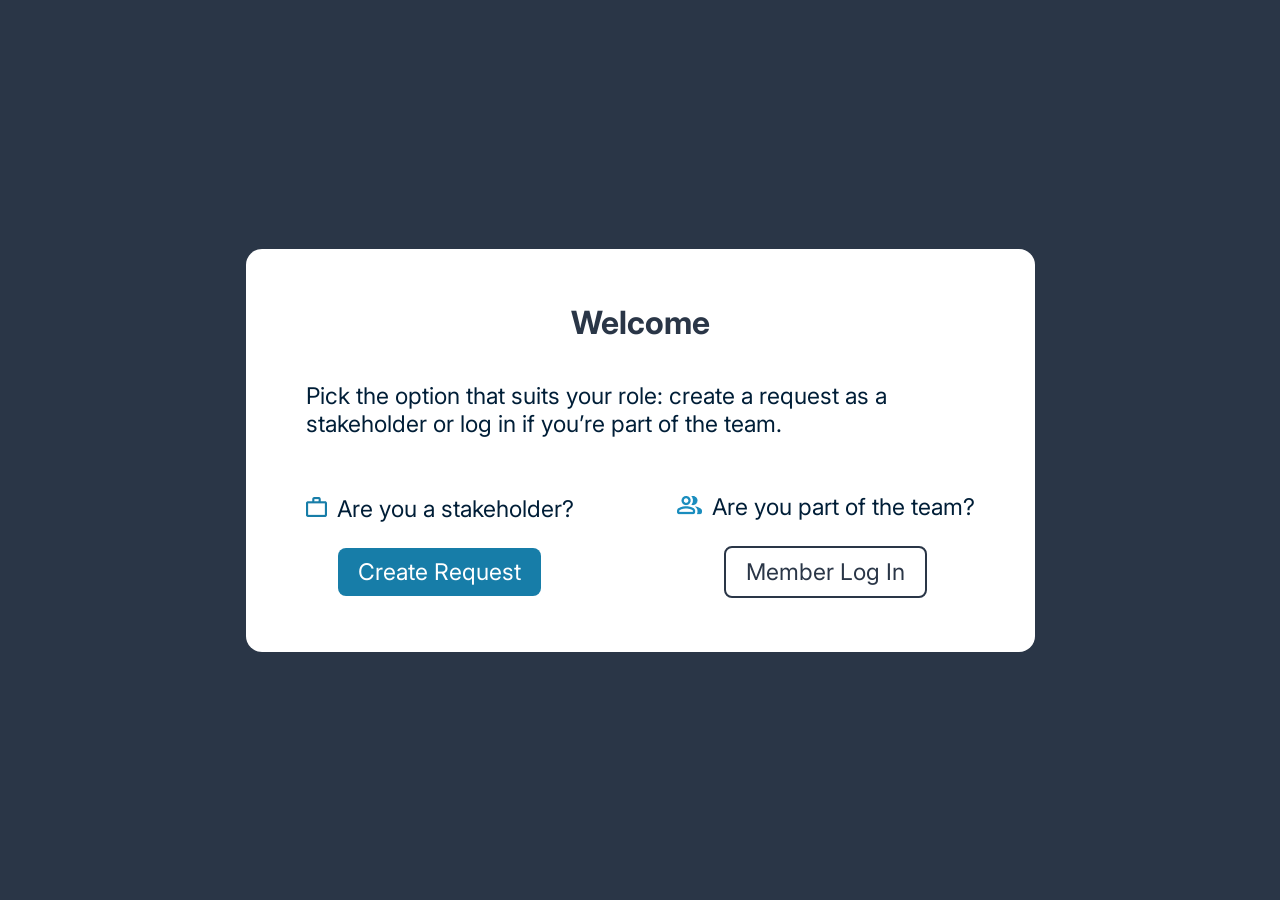
<file: index.html>
<!DOCTYPE html>
<html lang="de">

<head>
    <meta charset="UTF-8">
    <meta name="viewport" content="width=device-width, initial-scale=1.0">
    <title>Join | Login</title>
    <link rel="shortcut icon" href="../assets/icons/favicon.png" type="image/x-icon">
    <link rel="stylesheet" href="./styles/assets.css">
    <link rel="stylesheet" href="./styles/style.css">
    <link rel="stylesheet" href="./styles/login-signup.css">
    <link rel="stylesheet" href="./styles/welcome.css">
    <script src="./js/data.js"></script>
    <script src="./js/login.js"></script>
</head>

<body onload="init()">
    <div id="animation" class="animation">
        <img class="animation-logo logo" src="./assets/icons/Join-main-logo.png" alt="">
    </div>
    <main>
        <div class="logo-container"><img class="logo" src="./assets/icons/join-logo.png" alt="Logo"></div>
        <div class="welcome-container">
            <span class="background-text">Not a Join user? <a href="./html/sign_up.html">Sign up</a></span>
            <h1>Welcome</h1>
            <div class="border-blue"></div>
            <span class="welcome-text">Pick the option that suits your role: create a request as a stakeholder or log in
                if you’re part of
                the team.</span>
            <div class="welcome-options">
                <div class="btn-p">
                    <p class="btn-suptitle">
                        <img class="btn-suptitle-img" src="./assets/icons/welcome/Create-request.png">Are you a
                        stakeholder?
                    </p><a href="./html/stakeholder.html"><button class="create-request-btn btn-font"
                            onclick="toStakeholder()">Create Request</button></a>
                </div>

                <div class="btn-p">
                    <p class="btn-suptitle">
                        <img class="btn-suptitle-img" src="./assets/icons/welcome/Member-log-in.png">Are you part of the
                        team?
                    </p><a href="./html/log_in.html"><button class="member-login-btn btn-font">Member Log
                            In</button></a>
                </div>
            </div>
        </div>
        <footer>
            <div class="footer-content">
                <a href="../html/privacy_policy.html">Privacy Policy</a>
                <a href="../html/legal_notice.html">Legal notice</a>
            </div>
        </footer>
    </main>
</body>

</html>
</file>
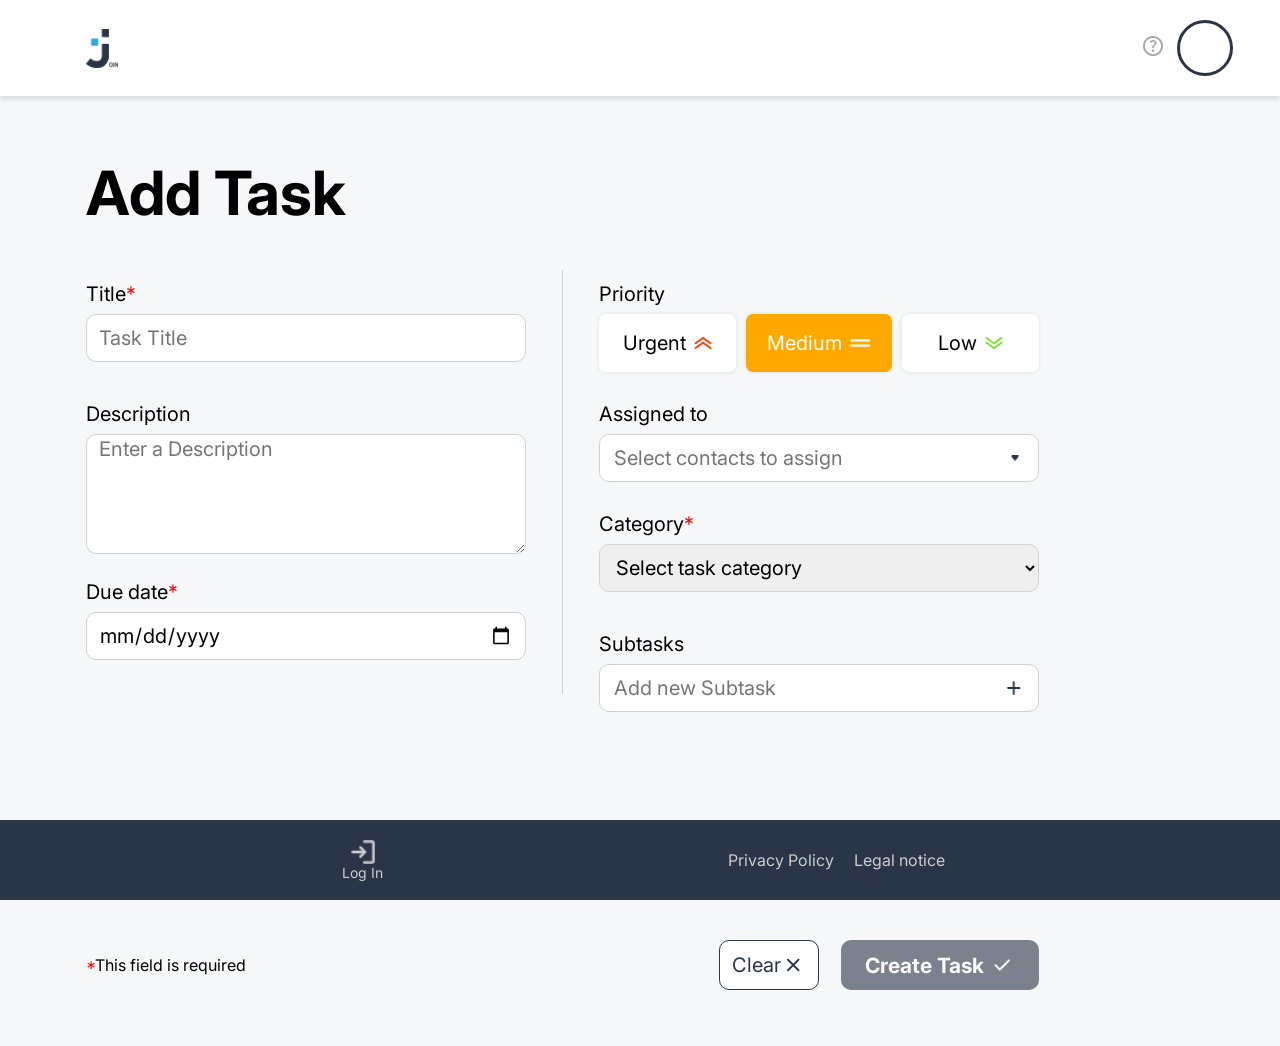
<file: html/add_task.html>
<!DOCTYPE html>
<html lang="de">

<head>
    <meta charset="UTF-8">
    <meta name="viewport" content="width=device-width, initial-scale=1.0">
    <title>Add Task</title>
    <link rel="shortcut icon" href="../assets/icons/favicon.png" type="image/x-icon">
    <link rel="stylesheet" href="../styles/add-task.css">
    <link rel="stylesheet" href="../styles/menu-style.css">
    <link rel="stylesheet" href="../styles/style.css">
    <link rel="stylesheet" href="../styles/assets.css">
    <link rel="stylesheet" href="../styles/header-style.css">
    <script src="../js/data.js"></script>
    <script src="../assets/templates/menu.js"></script>
    <script src="../assets/templates/header.js"></script>
    <script src="../js/add_task.js" defer></script>
    <script src="../js/add_task_v2.js"></script>
    <script src="../assets/templates/add_task_template.js"></script>
</head>

<body id="body" onresize="toogleVieW(),highlightLink()" onload="initTask(); startForm()">
    <div id="succedSignup" class="d_none success-container ">
        <div id="sucess-message" class="success-massage">
            Task added to board <img src="../assets/icons/board.png" alt="">
        </div>
    </div>
    <header id="headerTemplate"></header>
    <div id="menuTemplate"></div>
    <main>
        <div class="add-task-style">
            <h1 class="h1-add-task">Add Task</h1>
            <form class="flex-center-task form formBoard">
                <div class="first-container flex-gap flex-column">
                    <article>
                        <p>Title<span>*</span></p>
                        <input onfocusout="checkTitle()" class="input-text" type="text" id="title"
                            placeholder="Task Title" required>
                        <div class="warning-container">
                            <span class="warning d_none" id="warning-title">This field is required</span>
                        </div>
                    </article>
                    <article>
                        <p>Description</p>
                        <textarea class="input-text" id="description" rows="6" cols="50"
                            placeholder="Enter a Description"></textarea>
                    </article>
                    <article>
                        <p>Due date<span>*</span></p>
                        <input onfocusout="checkDate()" type="date" required class="input-text date-input" id="dueDate">
                        <div class="warning-container">
                            <span class="warning d_none" id="warning-dueDate">This field is required</span>
                        </div>
                    </article>
                </div>
                <div id="Border" class="task-gray-border"></div>
                <div class="second-container flex-gap flex-column">
                    <div>
                        <p>Priority</p>
                        <div class="flex-center flex-gap">
                            <div class="selectable" id="urgent" onclick="addCss('urgent')">
                                Urgent
                                <img src="../assets/icons/urgent.png" alt="">
                            </div>
                            <div class="selectable" id="medium" onclick="addCss('medium')">
                                Medium
                                <img src="../assets/icons/medium.png" alt="">
                            </div>
                            <div class="selectable" id="low" onclick="addCss('low')">
                                Low
                                <img src="../assets/icons/low.png" alt="">
                            </div>
                        </div>
                    </div>
                    <div class="assign-dropdown-container">
                        <p>Assigned to</p>
                        <div class="dropdown" id="assignee-dropdown">
                            <div onclick="toggleSelectable(), event.stopPropagation()" id="assignee-container"
                                class="subtask-container">
                                <input class="input-subtask" type="text" id="assignee-input"
                                    placeholder="Select contacts to assign" autocomplete="off">
                                <div class="dropdown-img-container">
                                    <img id="dropwdown-icon" src="../assets/icons/dropdown-closed.png" alt="">
                                </div>
                            </div>
                            <div class="selectable-assigned dnone" id="assigned"></div>
                            <div class="memberForTask" id="memberForTask"></div>
                        </div>
                    </div>
                    <article class="flex-column">
                        <label for="category">Category<span>*</span></label>
                        <select onfocusout="checkCategory()" id="category" name="selection-category" class="input-text"
                            required>
                            <option value="" disabled selected hidden>Select task category</option>
                            <option value="Technical Task">Technical Task</option>
                            <option value="User Story">User Story</option>
                        </select>
                        <div class="warning-container">
                            <span class="warning d_none" id="warning-category">This field is required</span>
                        </div>
                    </article>
                    <article>
                        <p>Subtasks</p>
                        <div class="subtask-container">
                            <input onclick="addSubtask()" onkeyup="checkSubtask()" id="subtask" type="text"
                                placeholder="Add new Subtask" maxlength="20" name="subtaskTitle" class="input-subtask">
                            <div id="subtask-icon-container" class="d_none subtasks-icon-container">
                                <img onclick="deleteSubtaskInput()" class="delte-icon" src="../assets/icons/delete.png"
                                    alt="X">
                                <img src="../assets/icons/vector.png" alt="">
                                <img id="subtask-add-btn" onclick="addSubtask()" class="check-icon"
                                    src="../assets/icons/check-black.png" alt="Add">
                            </div>
                            <img id="subtask-plus" src="../assets/icons/+.png" alt="+" class="plus-symbol">
                        </div>
                        <div class="subtaskList" id="subtaskList"></div>
                    </article>
                </div>
            </form>
            <div class="flex-center flex-space-between margin-top-50px button-area">
                <p class="mobile-dnone"><span>*</span>This field is required</p>
                <div class="btn-container">
                    <button class="clear-btn" onclick="cancelTask()">Clear <img src="../assets/icons/x.png"
                            alt=""></button>
                    <button disabled id="creatTask" onclick="addNewToDO()" class="add-task-btn margin-left-10px">Create
                        Task<img src="../assets/icons/check-btn.png" alt=""></button>
                </div>
            </div>
        </div>
    </main>
</body>

</html>
</file>
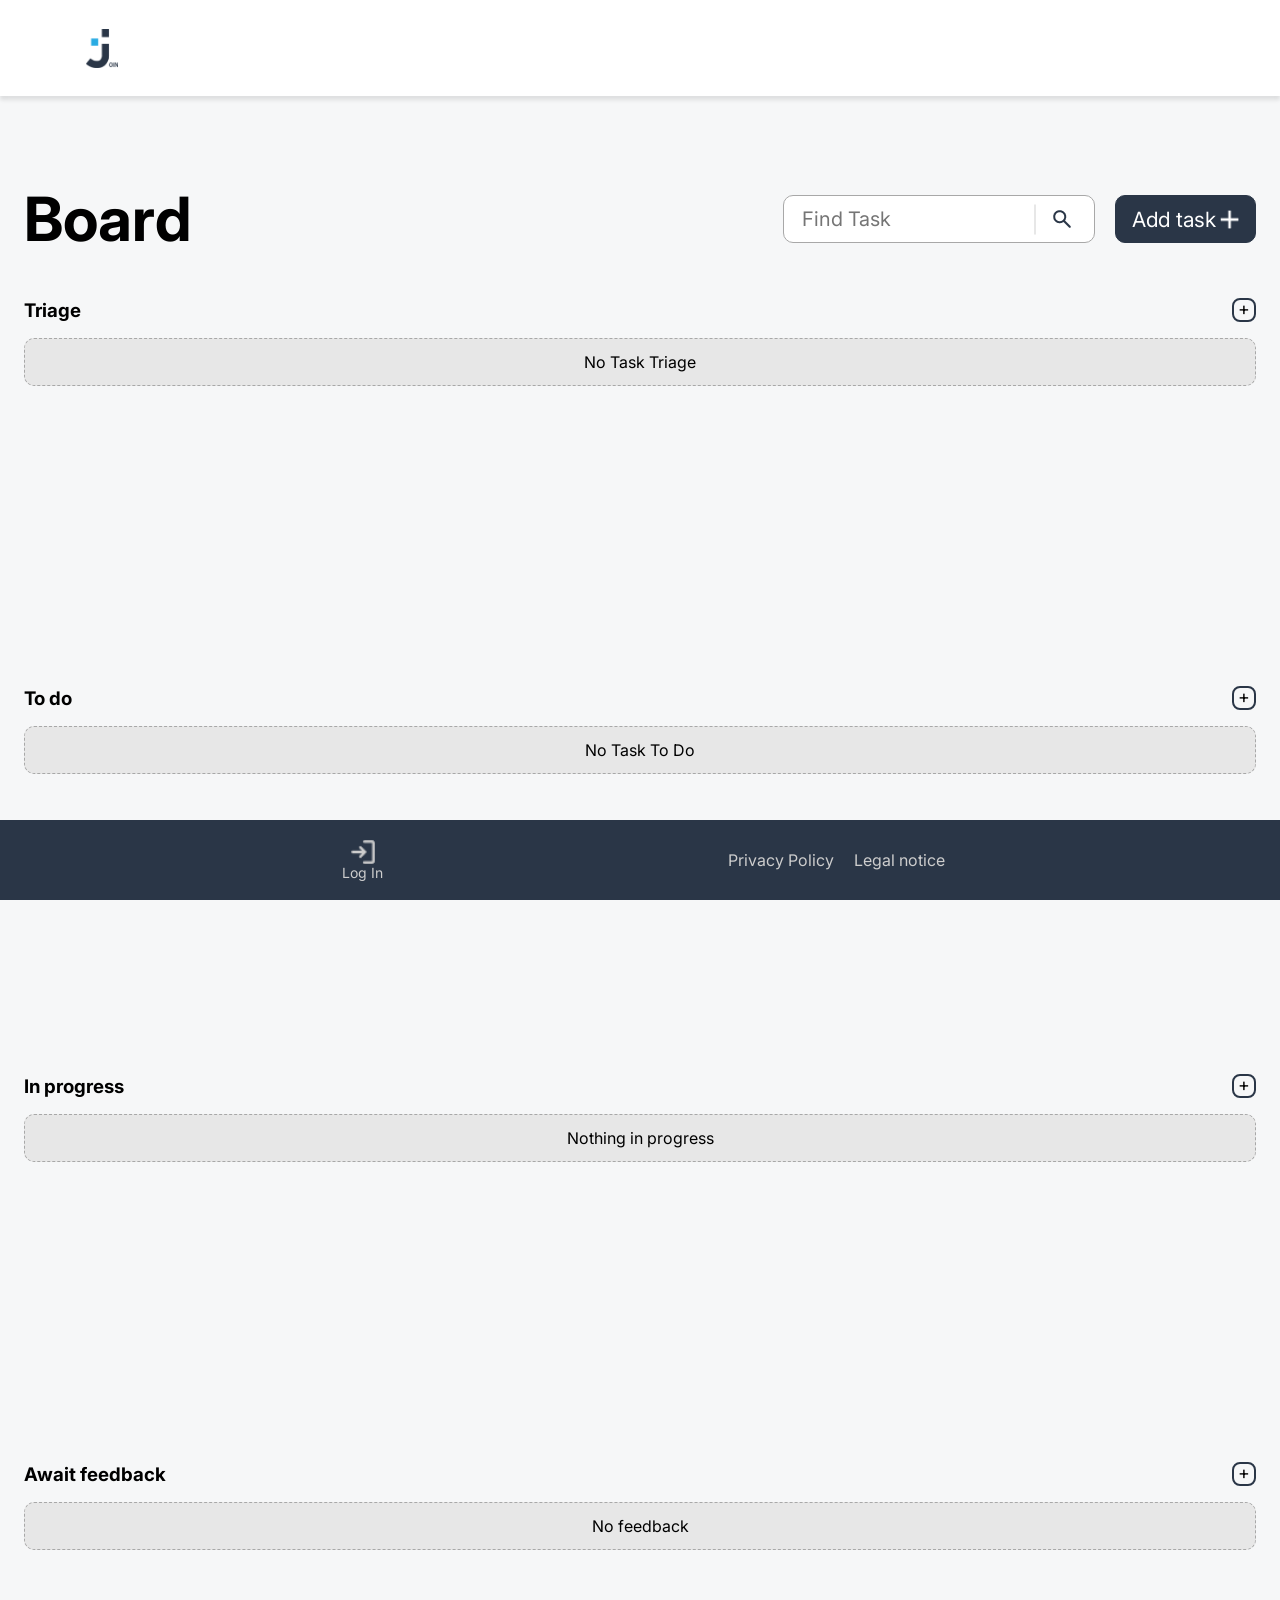
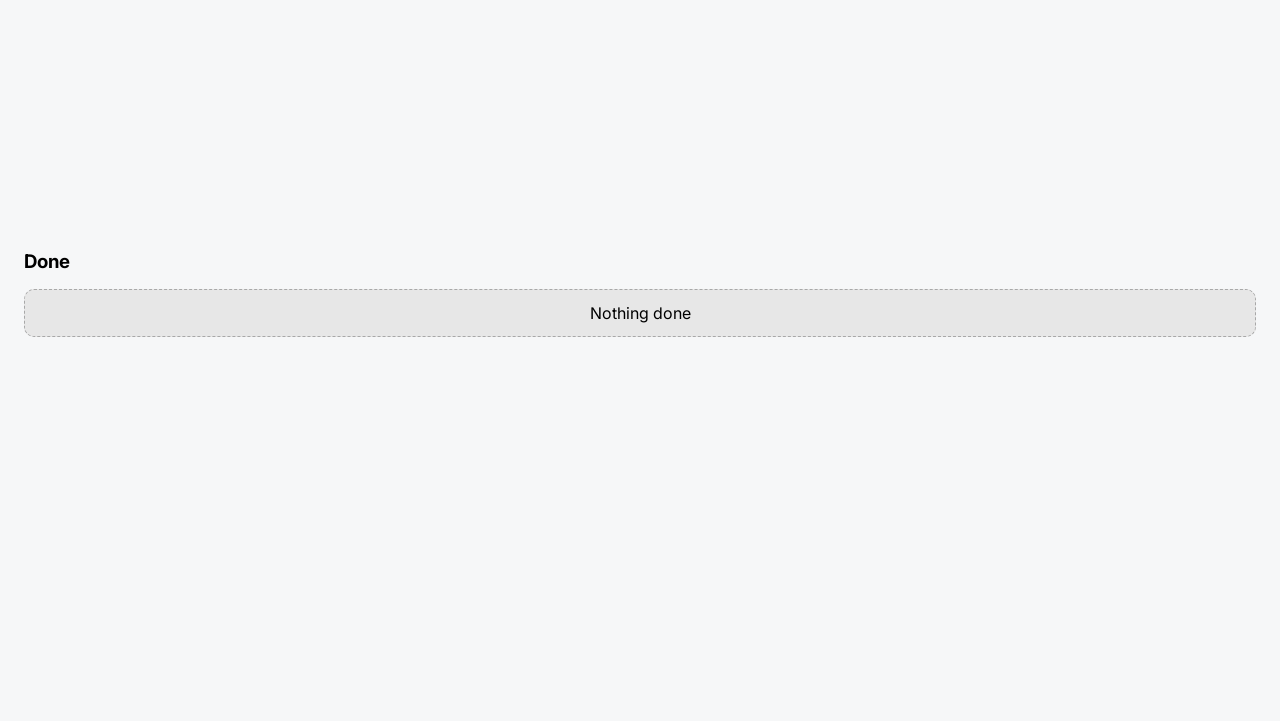
<file: html/board.html>
<!DOCTYPE html>
<html lang="en">

<head>
    <meta charset="UTF-8">
    <meta name="viewport" content="width=device-width, initial-scale=1.0">
    <title>board</title>
    <link rel="shortcut icon" href="../assets/icons/favicon.png" type="image/x-icon">
    <link rel="stylesheet" href="../styles/style.css">
    <link rel="stylesheet" href="../styles/menu-style.css">
    <link rel="stylesheet" href="../styles/board.css">
    <link rel="stylesheet" href="../styles/header-style.css">
    <link rel="stylesheet" href="../styles/card.css">
    <link rel="stylesheet" href="../styles/add-task.css">
    <link rel="stylesheet" href="../styles/card-overlay.css">
    <link rel="stylesheet" href="../styles/assets.css">
    <script src="../js/data.js"></script>
    <script src="../js/board.js"></script>
    <script src="../js/board_v2.js"></script>
    <script src="../js/board_v3.js"></script>
    <script src="../assets/templates/card.js"></script>
    <script src="../assets/templates/header.js"></script>
    <script src="../assets/templates/menu.js"></script>
    <script src="../assets/templates/task_overlay.js"></script>
    <script src="../js/overlay.js"></script>
    <script src="../js/overlay_v2.js"></script>
    <script src="../js/editTask.js"></script>
    <script src="../js/editTask_v2.js"></script>
    <script src="../assets/templates/add_task_template.js"></script>
</head>

<body id="body" onresize="toogleVieW(),highlightLink(), toggleAddTaskLink(), toggleOverlayTask()" onload="initboard()">
    <div id="succedSignup" class="d_none success-container ">
        <div id="sucess-message" class="success-massage">
            Task added to board <img src="../assets/icons/board.png" alt="">
        </div>
    </div>
    <main>
        <div onclick="closeAddTaskBoard()" id="addTaskBoardContainer" class="addTaskBoardContainer hidden">
        </div>
        <div id="addTaskBoard" class="addTaskBoard">
        </div>
        <div id="boardTaskOverlay" class="overlay hidden" onclick="closeOverlay()"></div>
        <div class="currentContent" id="currentContent"></div>
        <header>
            <div class="headerTemplate" id="headerTemplate"></div>
        </header>
        <div id="menuTemplate"></div>
        <div class="rightSection maxWidth">
            <div class="boardTemplate" id="boardTemplate">
                <div class="boardHeader">
                    <div class="boardTitle">Board
                        <a href="#" id="addTaskButtonBoard">
                            <button onclick="openAddTaskBoard()" class="addTaskButtonResp">
                                <img class="addPlus" src="../assets/icons/add.png" alt="add task">
                            </button>
                        </a>
                    </div>
                    <div class="findAddElement">
                        <div class="taskSearch">
                            <input class="taskSearchInput" type="search" value="" placeholder="Find Task">
                            <img class="searchVector" src="../assets/icons/vector.png" alt="search">
                            <img class="searchGlass" src="../assets/icons/search.png" alt="search">
                        </div>
                        <a href="#" id="addTaskButtonBoard">
                            <button onclick="openAddTaskBoard()" class="addTaskButton">Add task
                                <img class="addPlus" src="../assets/icons/add.png" alt="add task">
                            </button>
                        </a>
                    </div>
                </div>
                <div class="boardTable">
                    <div ondrop="moveTo('triage')" ondragover="dragoverHandler(event)" class="boardList">
                        <div class="boardListHeader">
                            <h3>Triage</h3>
                            <a onclick="openAddTaskBoard()" class="plusButton">
                                <div class="add-btn">+</div>
                            </a>
                        </div>
                        <div id="emptyTask20" class="emptyTask">No Task Triage</div><!-- //id ändern -->
                        <div class="taskFolder">
                            <div id="TriageTaskToDo" class="taskList">
                                <div id="dropzone#TriageTaskToDo" class="dropzoneCard d_none"></div>
                            </div>

                        </div>
                    </div>
                    <div ondrop="moveTo('toDo')" ondragover="dragoverHandler(event)" class="boardList">
                        <div class="boardListHeader">
                            <h3>To do</h3>
                            <a onclick="openAddTaskBoard()" class="plusButton">
                                <div class="add-btn">+</div>
                            </a>
                        </div>
                        <div id="emptyTask0" class="emptyTask">No Task To Do</div>
                        <div class="taskFolder">
                            <div id="taskToDo" class="taskList">
                                <div id="dropzone#TaskToDo" class="dropzoneCard d_none"></div>
                            </div>

                        </div>
                    </div>
                    <div ondrop="moveTo('inProgress')" ondragover="dragoverHandler(event)" class="boardList">
                        <div class="boardListHeader">
                            <h3>In progress</h3>
                            <a onclick="openAddTaskBoard()" class="plusButton">
                                <div class="add-btn">+</div>
                            </a>
                        </div>
                        <div id="emptyTask1" class="emptyTask">Nothing in progress</div>
                        <div class="taskFolder">
                            <div id="taskInProgress" class="taskList">
                                <div id="dropzone#TaskInProgress" class="dropzoneCard d_none"></div>
                            </div>
                        </div>
                    </div>
                    <div ondrop="moveTo('await')" ondragover="dragoverHandler(event)" class="boardList">
                        <div class="boardListHeader">
                            <h3>Await feedback</h3>
                            <a onclick="openAddTaskBoard()" class="plusButton">
                                <div class="add-btn">+</div>
                            </a>
                        </div>
                        <div id="emptyTask2" class="emptyTask">No feedback</div>
                        <div class="taskFolder">
                            <div id="taskAwaitFeedback" class="taskList">
                                <div id="dropzone#TaskAwaitFeedback" class="dropzoneCard d_none"></div>
                            </div>
                        </div>
                    </div>
                    <div ondrop="moveTo('done')" ondragover="dragoverHandler(event)" class="boardList">
                        <div class="boardListHeader">
                            <h3>Done</h3>
                        </div>
                        <div id="emptyTask3" class="emptyTask">Nothing done</div>
                        <div class="taskFolder">
                            <div id="taskDone" class="taskList">
                                <div id="dropzone#TaskDone" class="dropzoneCard d_none"></div>
                            </div>
                        </div>
                    </div>
                </div>
            </div>
        </div>
    </main>
</body>

</html>
</file>
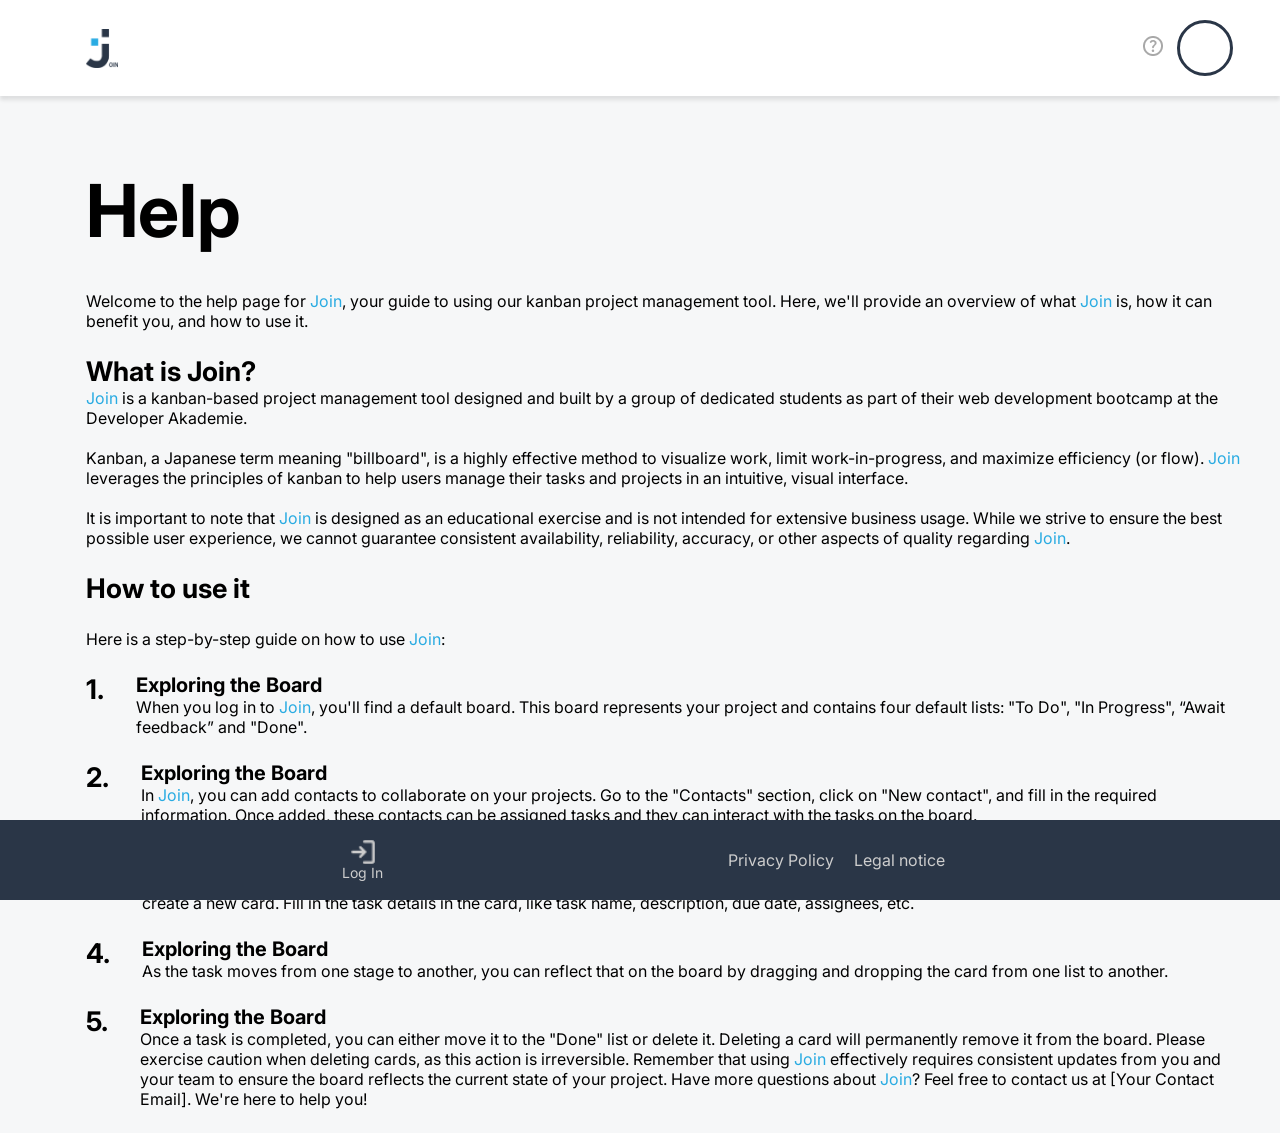
<file: html/help.html>
<!DOCTYPE html>
<html lang="en">

<head>
  <meta charset="UTF-8" />
  <meta name="viewport" content="width=device-width, initial-scale=1.0" />
  <title>Help</title>
  <link rel="shortcut icon" href="../assets/icons/favicon.png" type="image/x-icon" />
  <link rel="stylesheet" href="../styles/add-task.css" />
  <link rel="stylesheet" href="../styles/help.css" />
  <link rel="stylesheet" href="../styles/menu-style.css" />
  <link rel="stylesheet" href="../styles/style.css" />
  <link rel="stylesheet" href="../styles/assets.css" />
  <link rel="stylesheet" href="../styles/header-style.css" />
  <script src="../js/data.js"></script>
  <script src="../assets/templates/menu.js"></script>
  <script src="../assets/templates/header.js"></script>
</head>

<body onresize="toogleVieW()" onload="initTask()">
  <header id="headerTemplate"></header>

  <main>
    <div id="menuTemplate"></div>
    <h1>Help</h1>
    <div class="txtContainer">
      <p>
        Welcome to the help page for <span class="highlight">Join</span>, your
        guide to using our kanban project management tool. Here, we'll provide
        an overview of what <span class="highlight">Join</span> is, how it can
        benefit you, and how to use it.
      </p>

      <h2 class="h2gap">What is Join?</h2>

      <p>
        <span class="highlight">Join</span> is a kanban-based project
        management tool designed and built by a group of dedicated students as
        part of their web development bootcamp at the Developer Akademie.
        <br /><br />

        Kanban, a Japanese term meaning "billboard", is a highly effective
        method to visualize work, limit work-in-progress, and maximize
        efficiency (or flow). <span class="highlight">Join</span> leverages
        the principles of kanban to help users manage their tasks and projects
        in an intuitive, visual interface. <br /><br />

        It is important to note that <span class="highlight">Join</span> is
        designed as an educational exercise and is not intended for extensive
        business usage. While we strive to ensure the best possible user
        experience, we cannot guarantee consistent availability, reliability,
        accuracy, or other aspects of quality regarding
        <span class="highlight">Join</span>.
      </p>

      <h2 class="h2mgb">How to use it</h2>
      <p>
        Here is a step-by-step guide on how to use
        <span class="highlight">Join</span>:
      </p>

      <div class="guideBoard">
        <div>
          <h2>1.</h2>
        </div>
        <div>
          <h3>Exploring the Board</h3>
          <p>
            When you log in to <span class="highlight">Join</span>, you'll
            find a default board. This board represents your project and
            contains four default lists: "To Do", "In Progress", “Await
            feedback” and "Done".
          </p>
        </div>
      </div>
      <div class="guideContacts">
        <div>
          <h2>2.</h2>
        </div>
        <div>
          <h3>Exploring the Board</h3>
          <p>
            In <span class="highlight">Join</span>, you can add contacts to
            collaborate on your projects. Go to the "Contacts" section, click
            on "New contact", and fill in the required information. Once
            added, these contacts can be assigned tasks and they can interact
            with the tasks on the board.
          </p>
        </div>
      </div>
      <div class="guideAddCard">
        <div>
          <h2>3.</h2>
        </div>
        <div>
          <h3>Exploring the Board</h3>
          <p>
            Now that you've added your contacts, you can start adding cards.
            Cards represent individual tasks. Click the "+" button under the
            appropriate list to create a new card. Fill in the task details in
            the card, like task name, description, due date, assignees, etc.
          </p>
        </div>
      </div>
      <div class="guideMoveCard">
        <div>
          <h2>4.</h2>
        </div>
        <div>
          <h3>Exploring the Board</h3>
          <p>
            As the task moves from one stage to another, you can reflect that
            on the board by dragging and dropping the card from one list to
            another.
          </p>
        </div>
      </div>
      <div class="guideDelCard">
        <div>
          <h2>5.</h2>
        </div>
        <div>
          <h3>Exploring the Board</h3>
          <p>
            Once a task is completed, you can either move it to the "Done"
            list or delete it. Deleting a card will permanently remove it from
            the board. Please exercise caution when deleting cards, as this
            action is irreversible. Remember that using
            <span class="highlight">Join</span> effectively requires
            consistent updates from you and your team to ensure the board
            reflects the current state of your project. Have more questions
            about <span class="highlight">Join</span>? Feel free to contact us
            at [Your Contact Email]. We're here to help you!
          </p>
        </div>
      </div>
    </div>
  </main>

  <footer></footer>
</body>

</html>
</file>
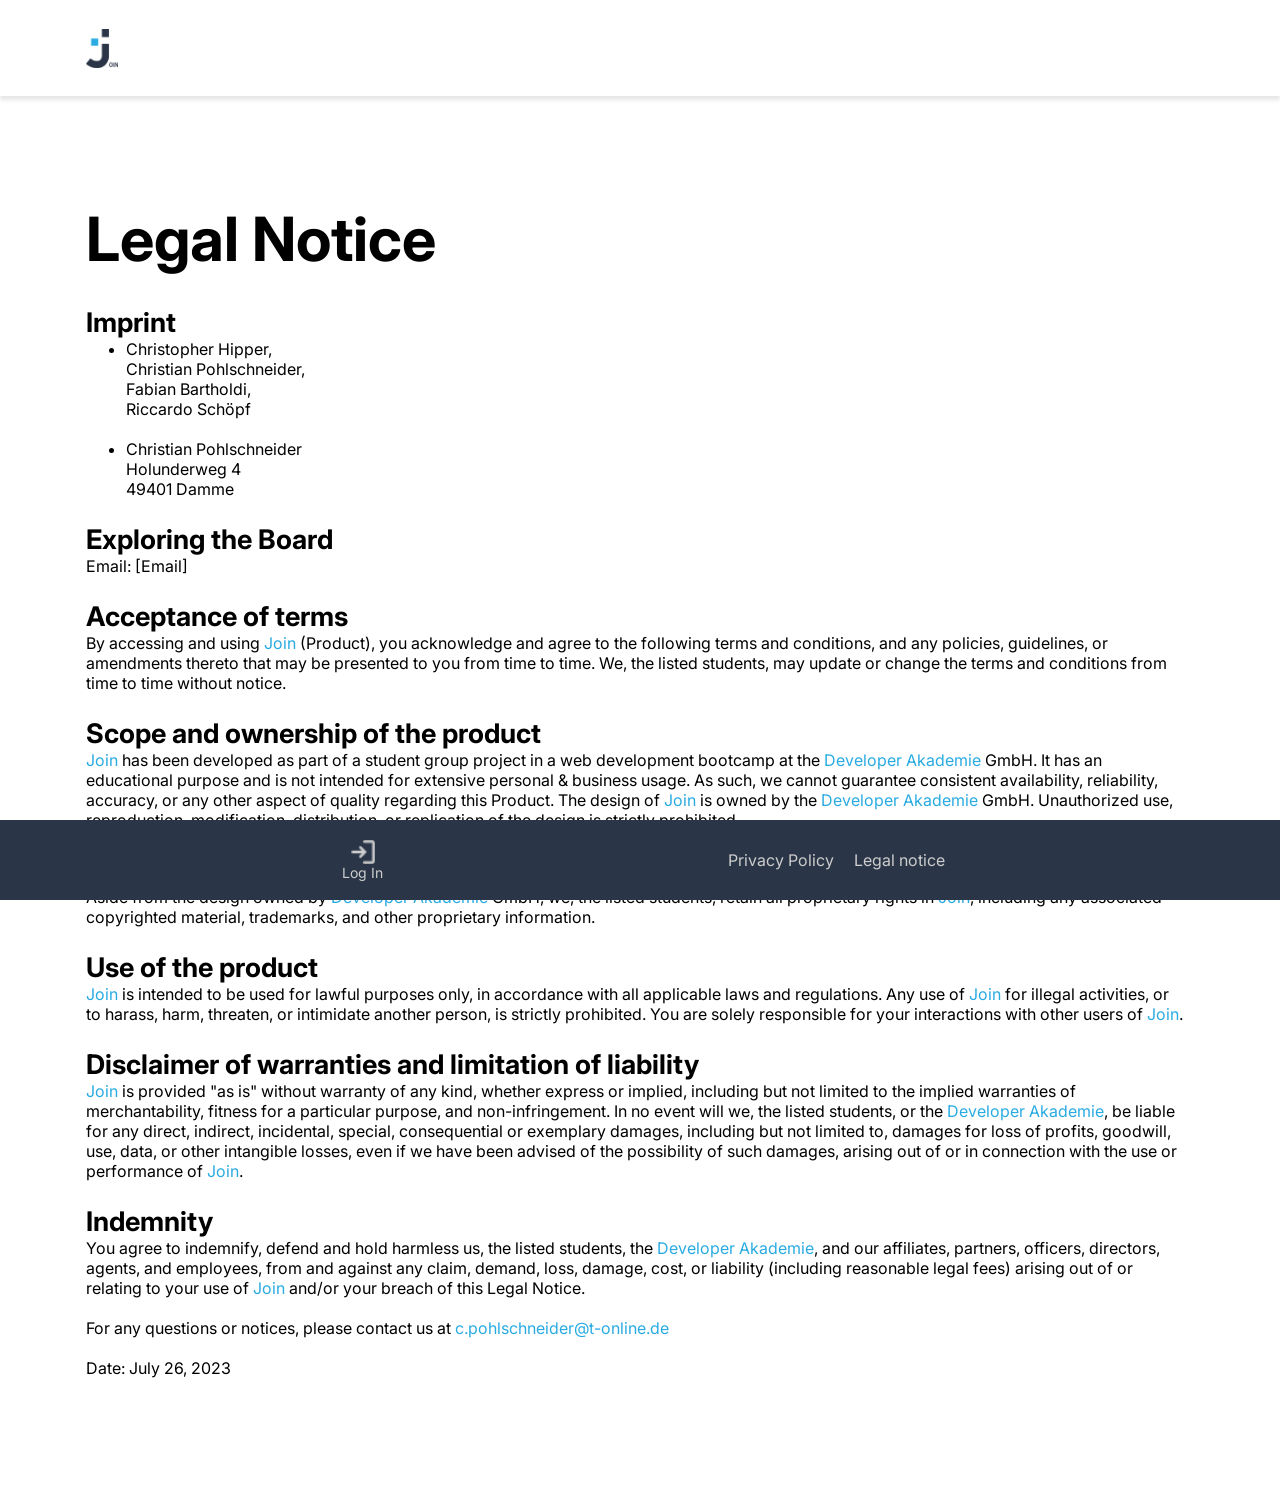
<file: html/legal_notice.html>
<!DOCTYPE html>
<html lang="en">

<head>
    <meta charset="UTF-8">
    <meta name="viewport" content="width=device-width, initial-scale=1.0">
    <title>Legal Notice</title>
    <link rel="shortcut icon" href="../assets/icons/favicon.png" type="image/x-icon">
    <link rel="stylesheet" href="../styles/header-style.css">
    <link rel="stylesheet" href="../styles/menu-style.css">
    <link rel="stylesheet" href="../styles/style.css">
    <link rel="stylesheet" href="../styles/assets.css">
    <link rel="stylesheet" href="../styles/legal-notice.css">
    <script src="../js/legal_notice.js"></script>
    <script src="../assets/templates/menu.js"></script>
    <script src="../assets/templates/header.js"></script>
</head>

<body onresize="toogleVieW(),highlightLink()" onload="initTask(), highlightLink()">

    <header id="headerTemplate"></header>
    <main>
        <div id="menuTemplate"></div>
        <div class="txtContainer maxWidth">
            <div class="txtField">
                <h1>Legal Notice</h1>
                <h2>Imprint</h2>
                <ul>
                    <li>Christopher Hipper, <br>Christian Pohlschneider, <br>Fabian Bartholdi, <br>Riccardo Schöpf
                    </li><br>
                    <li>Christian Pohlschneider <br>Holunderweg 4 <br>49401 Damme</li>
                </ul>
                <h2>Exploring the Board</h2>
                <p>Email: [Email]</p>
                <h2>Acceptance of terms</h2>
                <p>By accessing and using <span class="highlight">Join</span> (Product), you acknowledge and agree to
                    the
                    following terms and conditions,
                    and any policies, guidelines, or amendments thereto that may be presented to you from time to time.
                    We,
                    the listed students, may update or change the terms and conditions from time to time without notice.
                </p>
                <h2>Scope and ownership of the product</h2>
                <p><span class="highlight">Join</span> has been developed as part of a student group project in a web
                    development bootcamp at the <span class="highlight">Developer Akademie</span> GmbH.
                    It has an educational purpose and is not intended for extensive personal & business usage. As such,
                    we
                    cannot guarantee consistent availability,
                    reliability, accuracy, or any other aspect of quality regarding this Product. The design of <span
                        class="highlight">Join</span> is owned by the <span class="highlight">Developer Akademie</span>
                    GmbH.
                    Unauthorized use, reproduction, modification, distribution, or replication of the design is strictly
                    prohibited.
                </p>
                <h2>Proprietary rights</h2>
                <p>Aside from the design owned by <span class="highlight">Developer Akademie</span> GmbH, we, the listed
                    students, retain all proprietary rights in <span class="highlight">Join</span>,
                    including any associated copyrighted material, trademarks, and other proprietary information.
                </p>
                <h2>Use of the product</h2>
                <p><span class="highlight">Join</span> is intended to be used for lawful purposes only, in accordance
                    with
                    all applicable laws and regulations.
                    Any use of <span class="highlight">Join</span> for illegal activities, or to harass, harm, threaten,
                    or
                    intimidate another person, is strictly prohibited.
                    You are solely responsible for your interactions with other users of <span
                        class="highlight">Join</span>.
                </p>
                <h2>Disclaimer of warranties and limitation of liability</h2>
                <p><span class="highlight">Join</span> is provided "as is" without warranty of any kind, whether express
                    or
                    implied, including but not limited to the implied warranties of merchantability,
                    fitness for a particular purpose, and non-infringement. In no event will we, the listed students, or
                    the
                    <span class="highlight">Developer Akademie</span>, be liable for any direct,
                    indirect, incidental, special, consequential or exemplary damages, including but not limited to,
                    damages
                    for loss of profits, goodwill,
                    use, data, or other intangible losses, even if we have been advised of the possibility of such
                    damages,
                    arising out of or in connection with the use or performance of <span class="highlight">Join</span>.
                </p>
                <h2>Indemnity</h2>
                <p>You agree to indemnify, defend and hold harmless us, the listed students, the <span
                        class="highlight">Developer Akademie</span>, and our affiliates, partners, officers, directors,
                    agents, and employees, from and against any claim, demand, loss, damage, cost, or liability
                    (including
                    reasonable legal fees)
                    arising out of or relating to your use of <span class="highlight">Join</span> and/or your breach of
                    this
                    Legal Notice. <br><br>
                    For any questions or notices, please contact us at <a
                        href="mailto:c.pohlschneider@t-online.de">c.pohlschneider@t-online.de</a><br><br>
                    Date: July 26, 2023</p>
            </div>
        </div>
    </main>

</body>

</html>
</file>
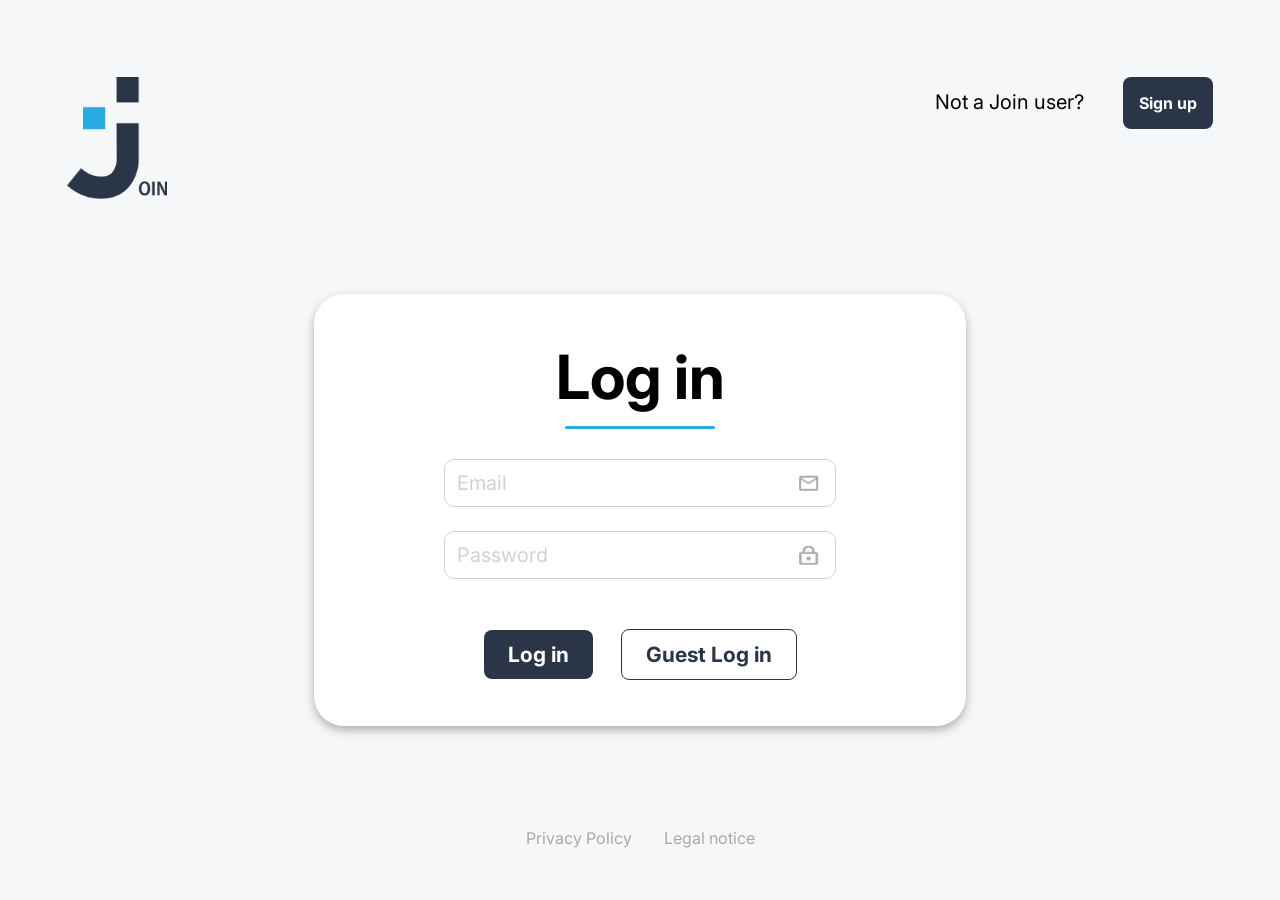
<file: html/Log_in.html>
<html lang="de">

<head>
    <meta charset="UTF-8">
    <meta name="viewport" content="width=device-width, initial-scale=1.0">
    <title>Join | Login</title>
    <link rel="shortcut icon" href="../assets/icons/favicon.png" type="image/x-icon">
    <link rel="stylesheet" href="../styles/assets.css">
    <link rel="stylesheet" href="../styles/style.css">
    <link rel="stylesheet" href="../styles/login-signup.css">
    <script src="../js/data.js"></script>
    <script src="../js/login.js"></script>
</head>

<body onload="init()">
    <header>
        <img class="logo" src="../assets/icons/Join-main-logo.png" alt="Join Logo">
        <div class="header-signup">
            <span class="signup-span">Not a Join user?</span>
            <a href="../html/sign_up.html"><button class="sign-btn">Sign up</button></a>
        </div>
    </header>
    <main> 
        <div class="form-container">
            <h1>Log in</h1>
            <div class="seperator"></div>
            <div class="log-in-container">
                <div id="mail-container" class="input-container">
                    <input onclick="removeRedBorder()" id="mail" placeholder="Email" type="email">
                    <img class="icon-mail" src="../assets/icons/mail.png" alt="Mail icon">
                </div>
                <div id="password-container" class="input-container margin-top">
                    <input onclick="removeRedBorder()" onkeyup="updatePasswordState()" id="password"
                        placeholder="Password" type="password">
                    <img onclick="togglePasswordVisibility()" id="password-icon" class="icon-pw"
                        src="../assets/icons/pw-lock.png" alt="PW locked">
                </div>
                <div class="warning-container">
                    <span class="warning d_none" id="warning">Check your email and password. Please try again</span>
                </div>
            </div>
            <div class="button-container">
                <button onclick="logIn()" class="login-btn">Log in</button>
                <button onclick="guestLogIn()" class="guest-btn">Guest Log in</button>
            </div>
        </div>
    </main>
    <div class="header-signup-resp">
        <span class="signup-span">Not a Join user?</span>
        <a href="../html/sign_up.html"><button class="sign-btn">Sign up</button></a>
    </div>
    <footer>
        <div class="footer-content">
            <a href="../html/privacy_policy.html">Privacy Policy</a>
            <a href="../html/legal_notice.html">Legal notice</a>
        </div>
    </footer>
</body>

</html>
</file>
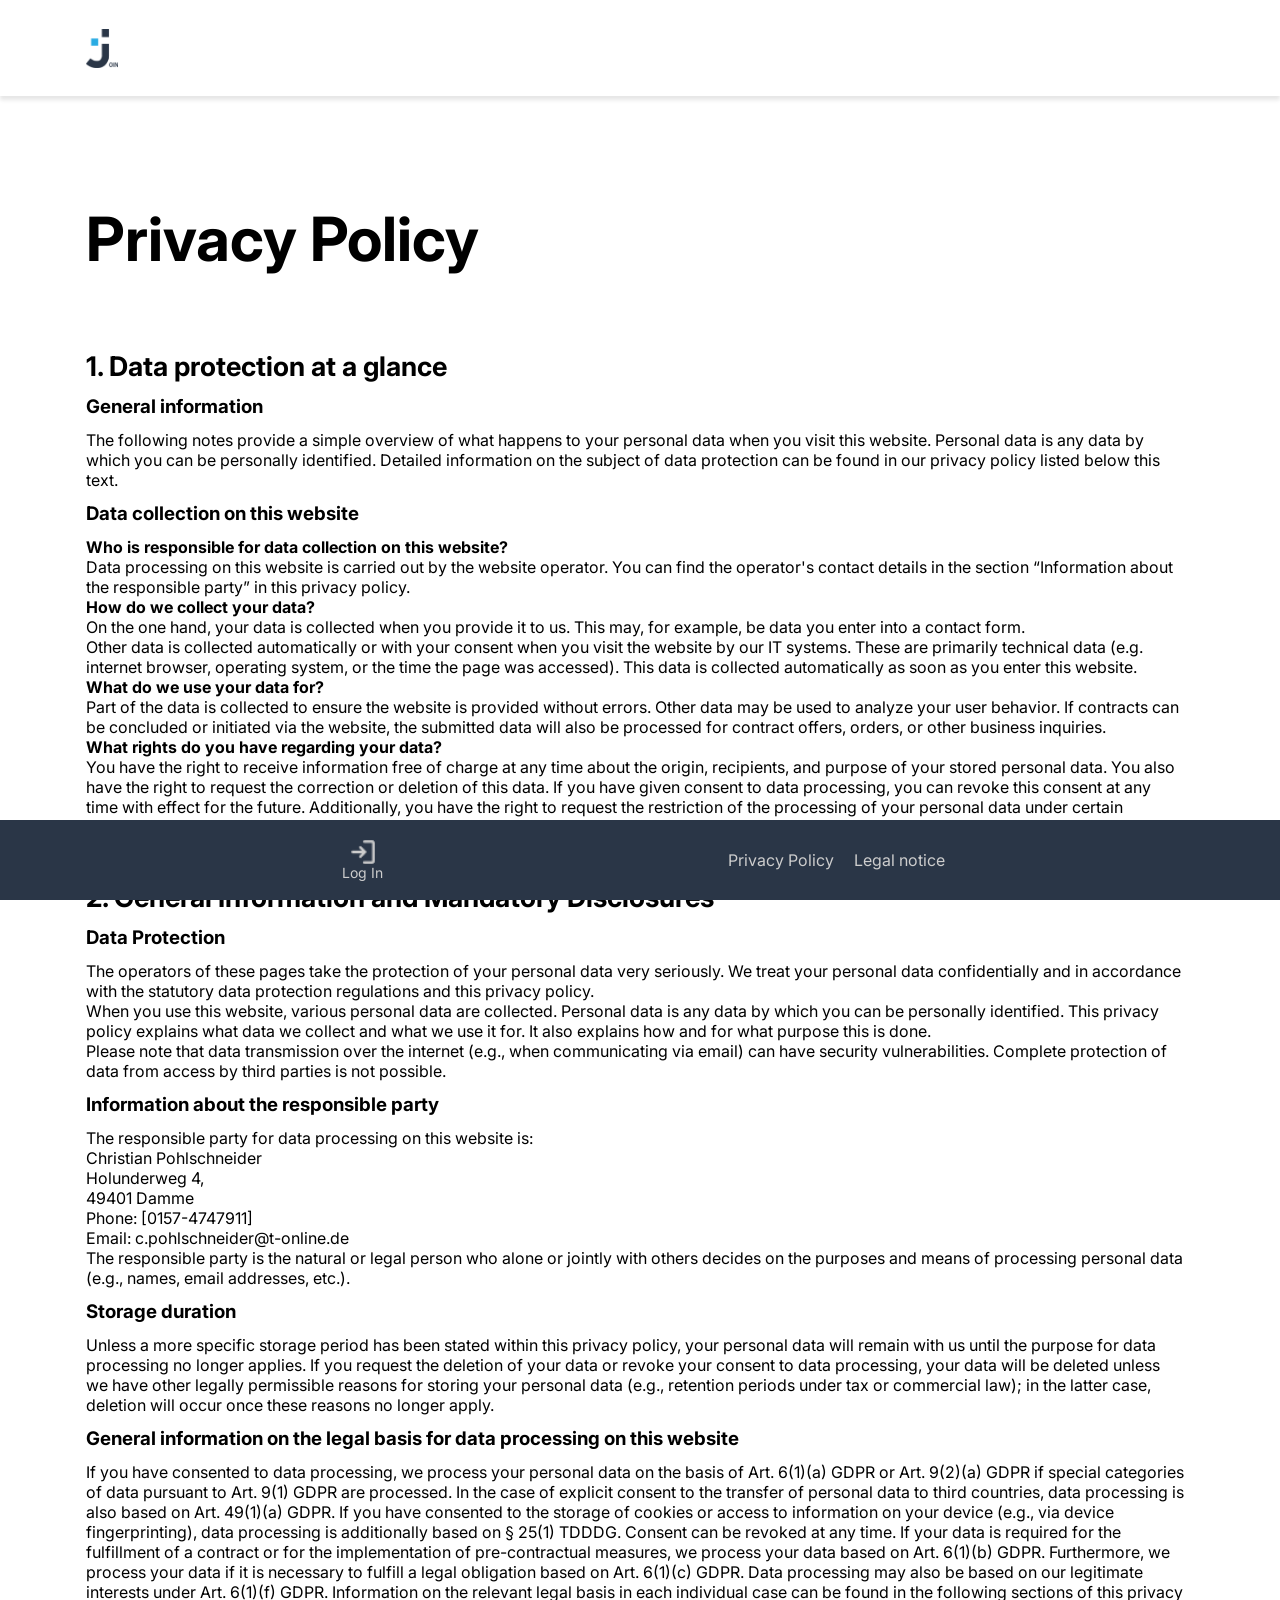
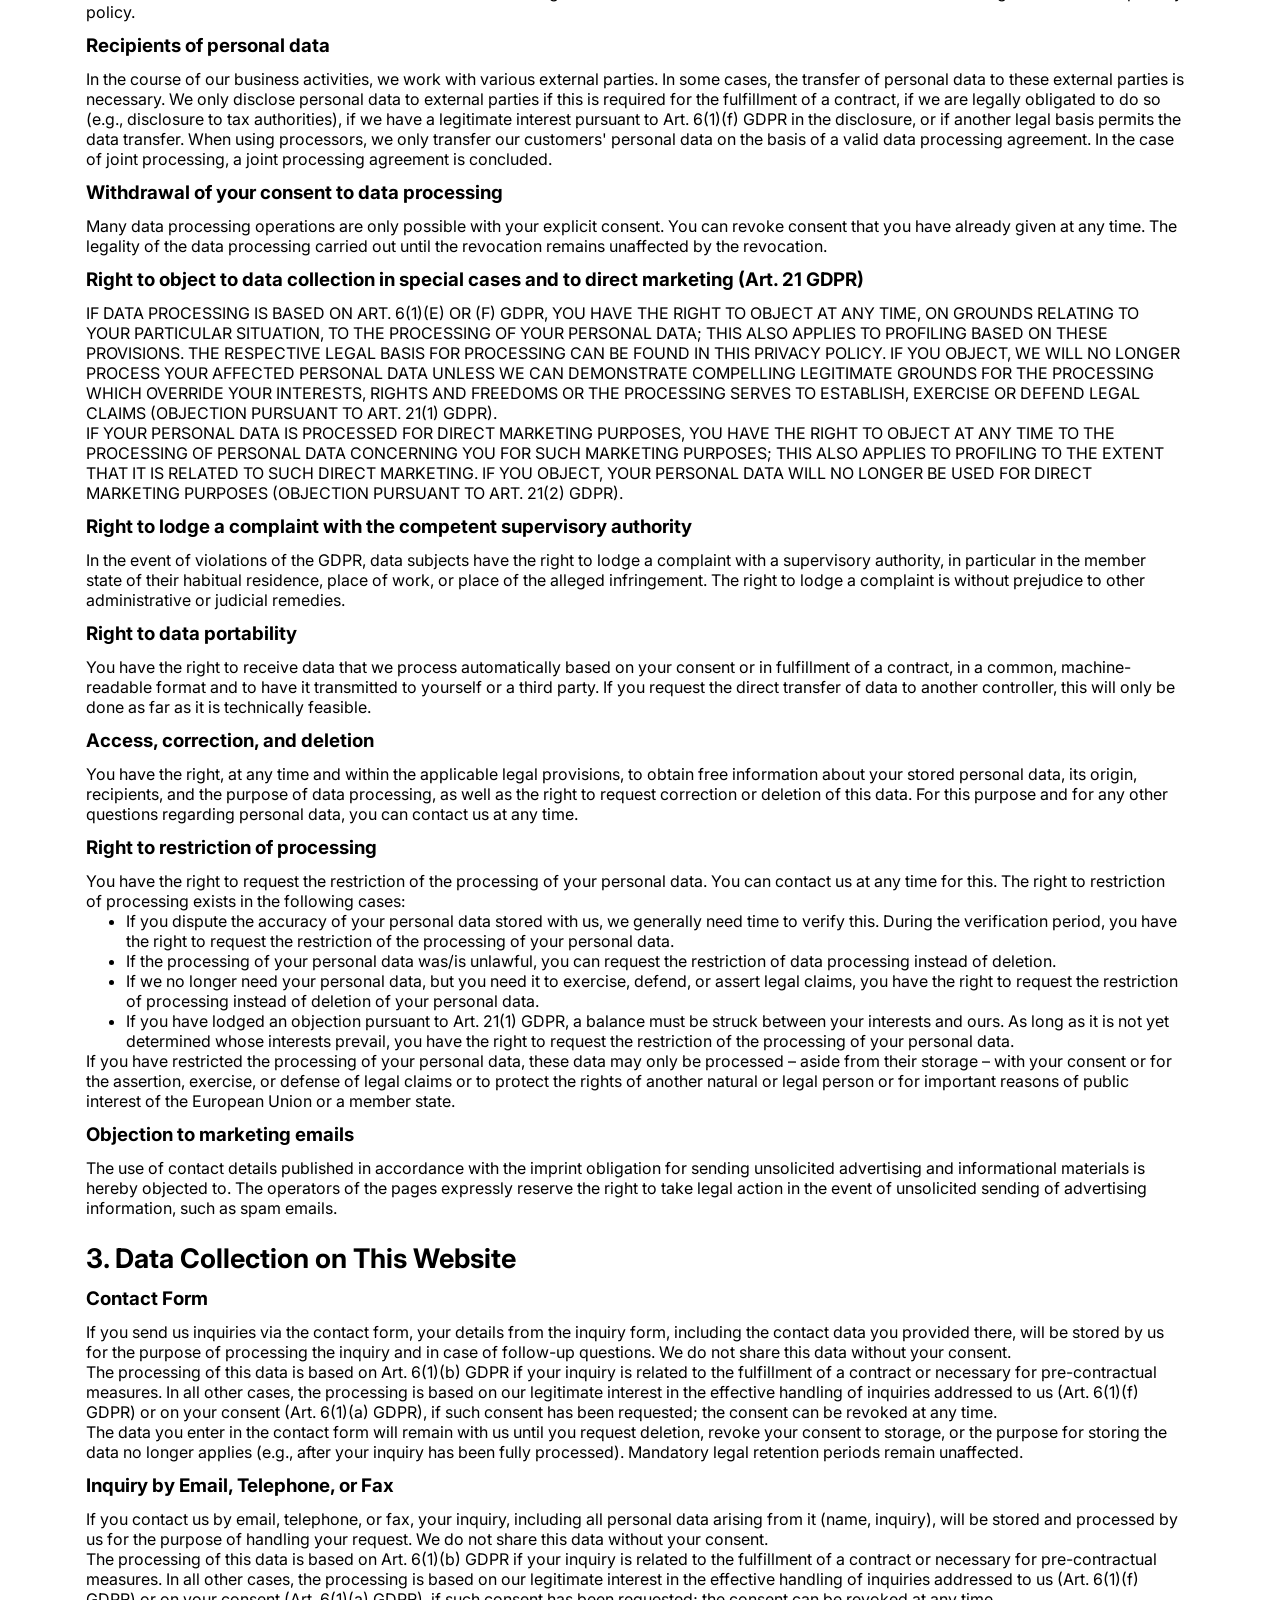
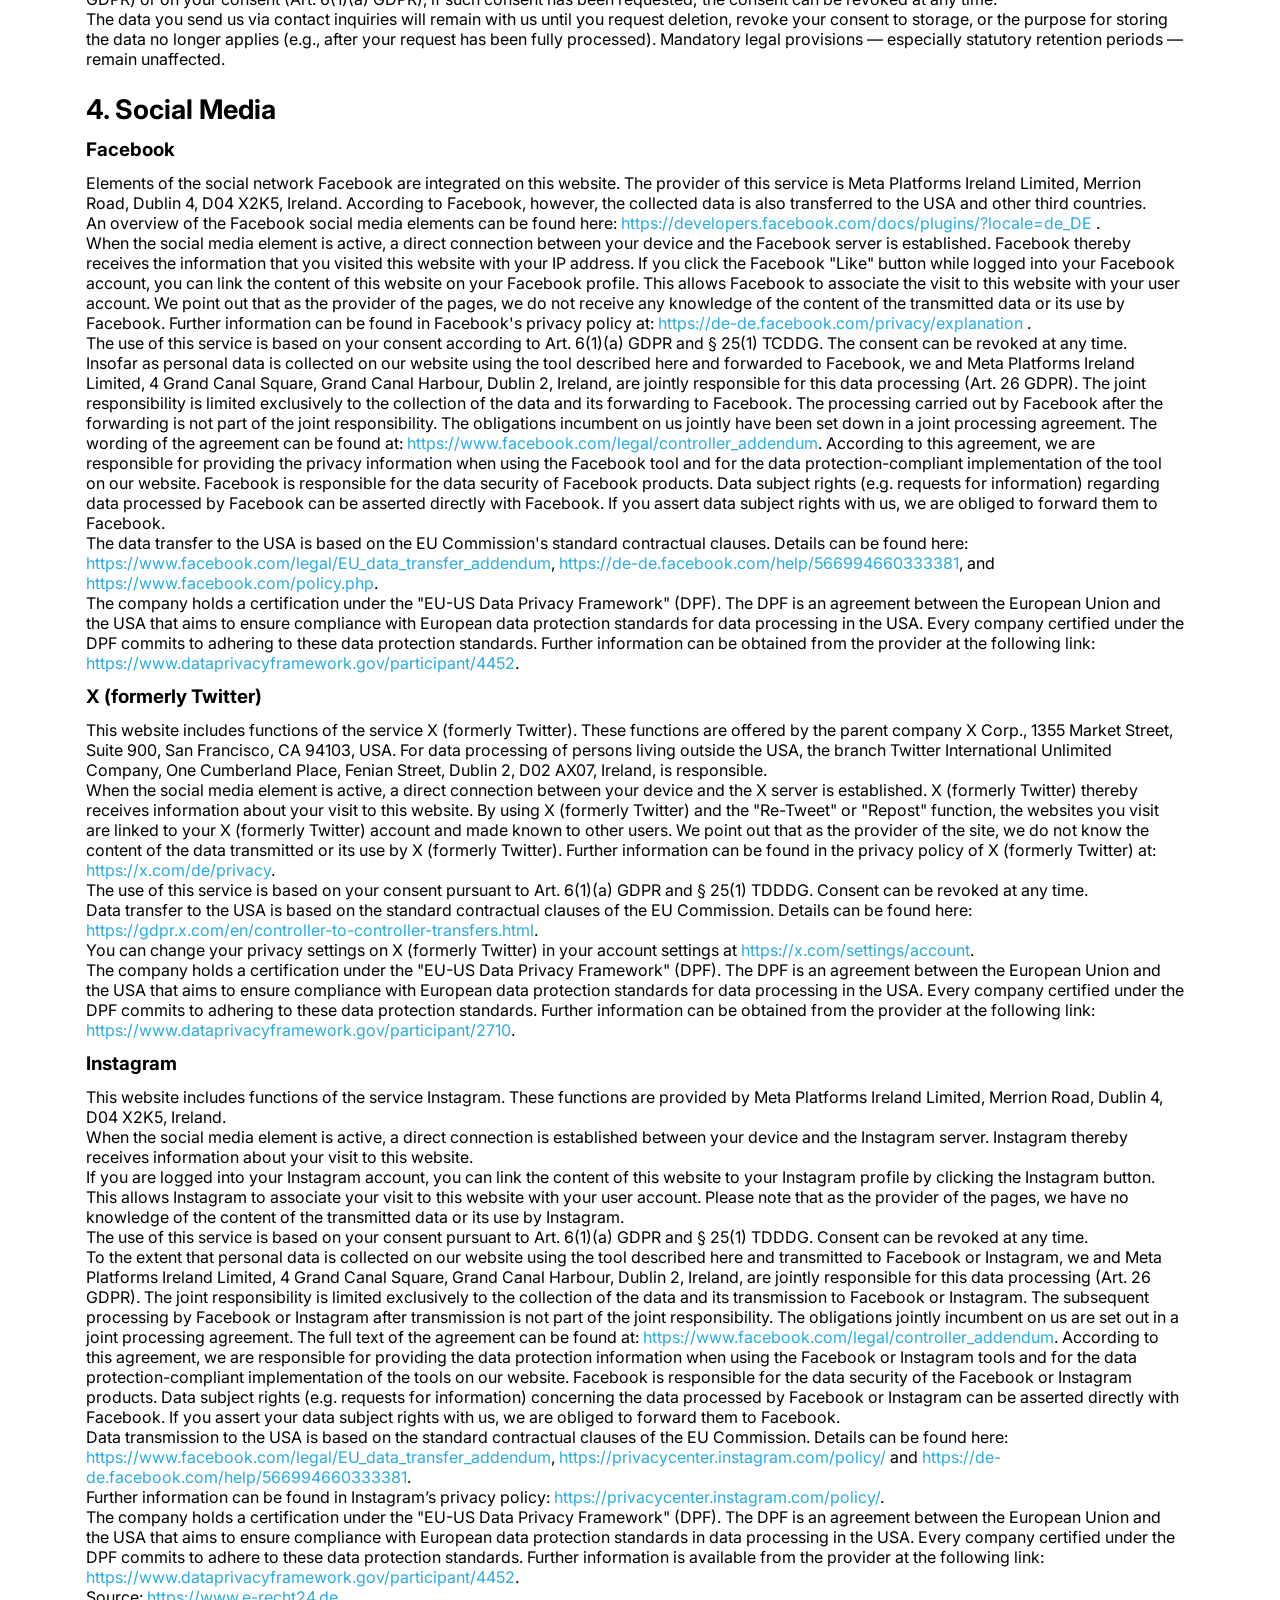
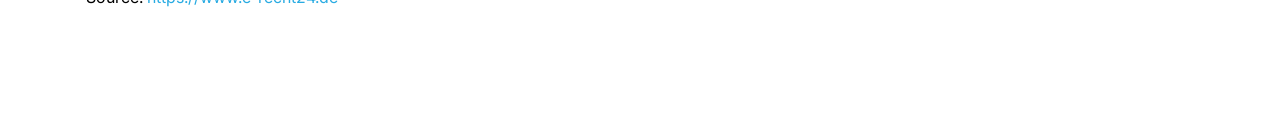
<file: html/privacy_policy.html>
<!DOCTYPE html>
<html lang="en">

<head>
    <meta charset="UTF-8">
    <meta name="viewport" content="width=device-width, initial-scale=1.0">
    <title>Privacy Police</title>
    <link rel="shortcut icon" href="../assets/icons/favicon.png" type="image/x-icon">
    <link rel="stylesheet" href="../styles/header-style.css">
    <link rel="stylesheet" href="../styles/menu-style.css">
    <link rel="stylesheet" href="../styles/style.css">
    <link rel="stylesheet" href="../styles/assets.css">
    <link rel="stylesheet" href="../styles/privacy-policy.css">
    <script src="../js/privacyPolicy.js"></script>
    <script src="../assets/templates/menu.js"></script>
    <script src="../assets/templates/header.js"></script>
</head>

<body onresize="toogleVieW(),highlightLink()" onload="initTask(), highlightLink()">

    <header id="headerTemplate"></header>
    <main>
        <div id="menuTemplate"></div>
        <div class="txtContainer">
            <div class="txtField">
                <h1>Privacy Policy</h1>
                <br />
                <h2>1. Data protection at a glance</h2>
                <h3>General information</h3>
                <p>
                    The following notes provide a simple overview of what happens to your personal data when you visit
                    this
                    website.
                    Personal data is any data by which you can be personally identified.
                    Detailed information on the subject of data protection can be found in our privacy policy listed
                    below
                    this text.
                </p>
                <h3>Data collection on this website</h3>
                <h4>
                    Who is responsible for data collection on this website?
                </h4>
                <p>
                    Data processing on this website is carried out by the website operator. You can find the operator's
                    contact details in the section
                    “Information about the responsible party” in this privacy policy.
                </p>

                <h4>How do we collect your data?</h4>
                <p>
                    On the one hand, your data is collected when you provide it to us. This may, for example, be data
                    you
                    enter into a contact form.
                </p>
                <p>
                    Other data is collected automatically or with your consent when you visit the website by our IT
                    systems.
                    These are primarily technical data
                    (e.g. internet browser, operating system, or the time the page was accessed). This data is collected
                    automatically as soon as you enter this website.
                </p>

                <h4>What do we use your data for?</h4>
                <p>
                    Part of the data is collected to ensure the website is provided without errors. Other data may be
                    used
                    to analyze your user behavior.
                    If contracts can be concluded or initiated via the website, the submitted data will also be
                    processed
                    for contract offers, orders,
                    or other business inquiries.
                </p>
                <h4>What rights do you have regarding your data?</h4>
                <p>
                    You have the right to receive information free of charge at any time about the origin, recipients,
                    and
                    purpose of your stored personal data.
                    You also have the right to request the correction or deletion of this data.
                    If you have given consent to data processing, you can revoke this consent at any time with effect
                    for
                    the future.
                    Additionally, you have the right to request the restriction of the processing of your personal data
                    under certain circumstances.
                    Furthermore, you have the right to lodge a complaint with the competent supervisory authority.
                </p>
                <p>
                    If you have any questions about data protection, you can contact us at any time.
                </p>

                <h2>2. General Information and Mandatory Disclosures</h2>
                <h3>Data Protection</h3>
                <p>
                    The operators of these pages take the protection of your personal data very seriously.
                    We treat your personal data confidentially and in accordance with the statutory data protection
                    regulations and this privacy policy.
                </p>
                <p>
                    When you use this website, various personal data are collected.
                    Personal data is any data by which you can be personally identified.
                    This privacy policy explains what data we collect and what we use it for.
                    It also explains how and for what purpose this is done.
                </p>
                <p>
                <p>
                    Please note that data transmission over the internet
                    (e.g., when communicating via email) can have security
                    vulnerabilities. Complete protection of data from
                    access by third parties is not possible.
                </p>
                <h3>Information about the responsible party</h3>
                <p>
                    The responsible party for data processing on this website is:
                </p>
                <p>
                    Christian Pohlschneider<br />
                    Holunderweg 4,<br />
                    49401 Damme
                </p>

                <p>
                    Phone: [0157-4747911]<br />
                    Email: c.pohlschneider@t-online.de
                </p>
                <p>
                    The responsible party is the natural or legal person who alone or jointly with others decides on the
                    purposes and means of processing personal data (e.g., names, email addresses, etc.).
                </p>

                <h3>Storage duration</h3>
                <p>
                    Unless a more specific storage period has been stated within this privacy policy, your personal data
                    will remain with us until the purpose for data processing no longer applies.
                    If you request the deletion of your data or revoke your consent to data processing, your data will
                    be
                    deleted unless we have other legally permissible reasons for storing your personal data
                    (e.g., retention periods under tax or commercial law); in the latter case, deletion will occur once
                    these reasons no longer apply.
                </p>
                <h3>
                    General information on the legal basis for data processing on this website
                </h3>
                <p>
                    If you have consented to data processing, we process your personal data on the basis of Art. 6(1)(a)
                    GDPR or Art. 9(2)(a) GDPR if special categories
                    of data pursuant to Art. 9(1) GDPR are processed. In the case of explicit consent to the transfer of
                    personal data to third countries,
                    data processing is also based on Art. 49(1)(a) GDPR. If you have consented to the storage of cookies
                    or
                    access to information on your device
                    (e.g., via device fingerprinting), data processing is additionally based on § 25(1) TDDDG. Consent
                    can
                    be revoked at any time.
                    If your data is required for the fulfillment of a contract or for the implementation of
                    pre-contractual
                    measures,
                    we process your data based on Art. 6(1)(b) GDPR. Furthermore, we process your data if it is
                    necessary to
                    fulfill a legal obligation
                    based on Art. 6(1)(c) GDPR. Data processing may also be based on our legitimate interests under Art.
                    6(1)(f) GDPR.
                    Information on the relevant legal basis in each individual case can be found in the following
                    sections
                    of this privacy policy.
                </p>

                <h3>Recipients of personal data</h3>
                <p>
                    In the course of our business activities, we work with various external parties.
                    In some cases, the transfer of personal data to these external parties is necessary.
                    We only disclose personal data to external parties if this is required for the fulfillment of a
                    contract,
                    if we are legally obligated to do so (e.g., disclosure to tax authorities),
                    if we have a legitimate interest pursuant to Art. 6(1)(f) GDPR in the disclosure,
                    or if another legal basis permits the data transfer.
                    When using processors, we only transfer our customers' personal data on the basis of a valid data
                    processing agreement.
                    In the case of joint processing, a joint processing agreement is concluded.
                </p>
                <h3>Withdrawal of your consent to data processing</h3>
                <p>
                    Many data processing operations are only possible with your explicit consent.
                    You can revoke consent that you have already given at any time.
                    The legality of the data processing carried out until the revocation remains unaffected by the
                    revocation.
                </p>

                <h3>
                    Right to object to data collection in special cases and to direct marketing (Art. 21 GDPR)
                </h3>
                <p>
                    IF DATA PROCESSING IS BASED ON ART. 6(1)(E) OR (F) GDPR, YOU HAVE THE RIGHT TO OBJECT AT ANY TIME,
                    ON GROUNDS RELATING TO YOUR PARTICULAR SITUATION, TO THE PROCESSING OF YOUR PERSONAL DATA;
                    THIS ALSO APPLIES TO PROFILING BASED ON THESE PROVISIONS.
                    THE RESPECTIVE LEGAL BASIS FOR PROCESSING CAN BE FOUND IN THIS PRIVACY POLICY.
                    IF YOU OBJECT, WE WILL NO LONGER PROCESS YOUR AFFECTED PERSONAL DATA UNLESS WE CAN DEMONSTRATE
                    COMPELLING LEGITIMATE GROUNDS FOR THE PROCESSING WHICH OVERRIDE YOUR INTERESTS, RIGHTS AND FREEDOMS
                    OR THE PROCESSING SERVES TO ESTABLISH, EXERCISE OR DEFEND LEGAL CLAIMS
                    (OBJECTION PURSUANT TO ART. 21(1) GDPR).
                </p>
                <p>
                    IF YOUR PERSONAL DATA IS PROCESSED FOR DIRECT MARKETING PURPOSES, YOU HAVE THE RIGHT TO OBJECT AT
                    ANY
                    TIME TO THE PROCESSING OF PERSONAL DATA CONCERNING YOU FOR SUCH MARKETING PURPOSES;
                    THIS ALSO APPLIES TO PROFILING TO THE EXTENT THAT IT IS RELATED TO SUCH DIRECT MARKETING.
                    IF YOU OBJECT, YOUR PERSONAL DATA WILL NO LONGER BE USED FOR DIRECT MARKETING PURPOSES
                    (OBJECTION PURSUANT TO ART. 21(2) GDPR).
                </p>

                <h3>
                    Right to lodge a complaint with the competent supervisory authority
                </h3>
                <p>
                    In the event of violations of the GDPR, data subjects have the right to lodge a complaint with a
                    supervisory authority,
                    in particular in the member state of their habitual residence, place of work, or place of the
                    alleged
                    infringement.
                    The right to lodge a complaint is without prejudice to other administrative or judicial remedies.
                </p>
                <h3>Right to data portability</h3>
                <p>
                    You have the right to receive data that we process automatically based on your consent or in
                    fulfillment
                    of a contract,
                    in a common, machine-readable format and to have it transmitted to yourself or a third party.
                    If you request the direct transfer of data to another controller, this will only be done as far as
                    it is
                    technically feasible.
                </p>

                <h3>Access, correction, and deletion</h3>
                <p>
                    You have the right, at any time and within the applicable legal provisions,
                    to obtain free information about your stored personal data, its origin, recipients, and the purpose
                    of
                    data processing,
                    as well as the right to request correction or deletion of this data.
                    For this purpose and for any other questions regarding personal data, you can contact us at any
                    time.
                </p>

                <h3>Right to restriction of processing</h3>
                <p>
                    You have the right to request the restriction of the processing of your personal data.
                    You can contact us at any time for this. The right to restriction of processing exists in the
                    following
                    cases:
                </p>
                <ul>
                    <li>
                        If you dispute the accuracy of your personal data stored with us,
                        we generally need time to verify this. During the verification period,
                        you have the right to request the restriction of the processing of your personal data.
                    </li>
                    <li>
                        If the processing of your personal data was/is unlawful, you can request the restriction of data
                        processing instead of deletion.
                    </li>
                    <li>
                        If we no longer need your personal data, but you need it to exercise, defend, or assert legal
                        claims, you have the right to request the restriction of processing instead of deletion of your
                        personal data.
                    </li>
                    <li>
                        If you have lodged an objection pursuant to Art. 21(1) GDPR, a balance must be struck between
                        your
                        interests and ours. As long as it is not yet determined whose interests prevail, you have the
                        right
                        to request the restriction of the processing of your personal data.
                    </li>
                </ul>
                <p>
                    If you have restricted the processing of your personal data, these data may only be processed –
                    aside
                    from their storage – with your consent or for the assertion, exercise, or defense of legal claims or
                    to
                    protect the rights of another natural or legal person or for important reasons of public interest of
                    the
                    European Union or a member state.
                </p>

                <h3>Objection to marketing emails</h3>

                <p>
                    The use of contact details published in accordance with the imprint obligation for sending
                    unsolicited
                    advertising and informational materials is hereby objected to. The operators of the pages expressly
                    reserve the right to take legal action in the event of unsolicited sending of advertising
                    information,
                    such as spam emails.
                </p>
                <h2>3. Data Collection on This Website</h2>
                <h3>Contact Form</h3>
                <p>
                    If you send us inquiries via the contact form, your details from the inquiry form, including the
                    contact
                    data you provided there, will be stored by us for the purpose of processing the inquiry and in case
                    of
                    follow-up questions. We do not share this data without your consent.
                </p>
                <p>
                    The processing of this data is based on Art. 6(1)(b) GDPR if your inquiry is related to the
                    fulfillment
                    of a contract or necessary for pre-contractual measures. In all other cases, the processing is based
                    on
                    our legitimate interest in the effective handling of inquiries addressed to us (Art. 6(1)(f) GDPR)
                    or on
                    your consent (Art. 6(1)(a) GDPR), if such consent has been requested; the consent can be revoked at
                    any
                    time.
                </p>
                <p>
                    The data you enter in the contact form will remain with us until you request deletion, revoke your
                    consent to storage, or the purpose for storing the data no longer applies (e.g., after your inquiry
                    has
                    been fully processed). Mandatory legal retention periods remain unaffected.
                </p>
                <h3>Inquiry by Email, Telephone, or Fax</h3>

                <p>
                    If you contact us by email, telephone, or fax, your inquiry, including all personal data arising
                    from it
                    (name, inquiry), will be stored and processed by us for the purpose of handling your request. We do
                    not
                    share this data without your consent.
                </p>
                <p>
                    The processing of this data is based on Art. 6(1)(b) GDPR if your inquiry is related to the
                    fulfillment
                    of a contract or necessary for pre-contractual measures. In all other cases, the processing is based
                    on
                    our legitimate interest in the effective handling of inquiries addressed to us (Art. 6(1)(f) GDPR)
                    or on
                    your consent (Art. 6(1)(a) GDPR), if such consent has been requested; the consent can be revoked at
                    any
                    time.
                </p>
                <p>
                    The data you send us via contact inquiries will remain with us until you request deletion, revoke
                    your
                    consent to storage, or the purpose for storing the data no longer applies (e.g., after your request
                    has
                    been fully processed). Mandatory legal provisions — especially statutory retention periods — remain
                    unaffected.
                </p>
                <h2>4. Social Media</h2>
                <h3>Facebook</h3>
                <p>
                    Elements of the social network Facebook are integrated on this website. The provider of this service
                    is
                    Meta Platforms Ireland Limited, Merrion Road, Dublin 4, D04 X2K5, Ireland. According to Facebook,
                    however, the collected data is also transferred to the USA and other third countries.
                </p>

                <p>
                    An overview of the Facebook social media elements can be found here:
                    <a href="https://developers.facebook.com/docs/plugins/?locale=de_DE" target="_blank"
                        rel="noopener noreferrer">
                        https://developers.facebook.com/docs/plugins/?locale=de_DE
                    </a>.
                </p>
                <p>
                    When the social media element is active, a direct connection between your device and the Facebook
                    server
                    is established. Facebook thereby receives the information that you visited this website with your IP
                    address. If you click the Facebook "Like" button while logged into your Facebook account, you can
                    link
                    the content of this website on your Facebook profile. This allows Facebook to associate the visit to
                    this website with your user account. We point out that as the provider of the pages, we do not
                    receive
                    any knowledge of the content of the transmitted data or its use by Facebook. Further information can
                    be
                    found in Facebook's privacy policy at:
                    <a href="https://de-de.facebook.com/privacy/explanation" target="_blank" rel="noopener noreferrer">
                        https://de-de.facebook.com/privacy/explanation
                    </a>.
                </p>
                <p>
                    The use of this service is based on your consent according to Art. 6(1)(a) GDPR and § 25(1) TCDDG.
                    The
                    consent can be revoked at any time.
                </p>

                <p>
                    Insofar as personal data is collected on our website using the tool described here and forwarded to
                    Facebook, we and Meta Platforms Ireland Limited, 4 Grand Canal Square, Grand Canal Harbour, Dublin
                    2,
                    Ireland, are jointly responsible for this data processing (Art. 26 GDPR). The joint responsibility
                    is
                    limited exclusively to the collection of the data and its forwarding to Facebook. The processing
                    carried
                    out by Facebook after the forwarding is not part of the joint responsibility. The obligations
                    incumbent
                    on us jointly have been set down in a joint processing agreement. The wording of the agreement can
                    be
                    found at:
                    <a href="https://www.facebook.com/legal/controller_addendum" target="_blank"
                        rel="noopener noreferrer">https://www.facebook.com/legal/controller_addendum</a>. According to
                    this
                    agreement,
                    we are responsible for providing the privacy information when using the Facebook tool and for the
                    data
                    protection-compliant implementation of the tool on our website. Facebook is responsible for the data
                    security of Facebook products. Data subject rights (e.g. requests for information) regarding data
                    processed by Facebook can be asserted directly with Facebook. If you assert data subject rights with
                    us,
                    we are obliged to forward them to Facebook.
                </p>
                <p>
                    The data transfer to the USA is based on the EU Commission's standard contractual clauses. Details
                    can
                    be found here:
                    <a href="https://www.facebook.com/legal/EU_data_transfer_addendum" target="_blank"
                        rel="noopener noreferrer">https://www.facebook.com/legal/EU_data_transfer_addendum</a>,
                    <a href="https://de-de.facebook.com/help/566994660333381" target="_blank"
                        rel="noopener noreferrer">https://de-de.facebook.com/help/566994660333381</a>,
                    and
                    <a href="https://www.facebook.com/policy.php" target="_blank"
                        rel="noopener noreferrer">https://www.facebook.com/policy.php</a>.
                </p>

                <p>
                    The company holds a certification under the "EU-US Data Privacy Framework" (DPF). The DPF is an
                    agreement between the European Union and the USA that aims to ensure compliance with European data
                    protection standards for data processing in the USA. Every company certified under the DPF commits
                    to
                    adhering to these data protection standards. Further information can be obtained from the provider
                    at
                    the following link:
                    <a href="https://www.dataprivacyframework.gov/participant/4452" target="_blank"
                        rel="noopener noreferrer">https://www.dataprivacyframework.gov/participant/4452</a>.
                </p>
                <h3>X (formerly Twitter)</h3>
                <p>
                    This website includes functions of the service X (formerly Twitter). These functions are offered by
                    the
                    parent company X Corp., 1355 Market Street, Suite 900, San Francisco, CA 94103, USA. For data
                    processing
                    of persons living outside the USA, the branch Twitter International Unlimited Company, One
                    Cumberland
                    Place, Fenian Street, Dublin 2, D02 AX07, Ireland, is responsible.
                </p>
                <p>
                    When the social media element is active, a direct connection between your device and the X server is
                    established. X (formerly Twitter) thereby receives information about your visit to this website. By
                    using X (formerly Twitter) and the "Re-Tweet" or "Repost" function, the websites you visit are
                    linked to
                    your X (formerly Twitter) account and made known to other users. We point out that as the provider
                    of
                    the site, we do not know the content of the data transmitted or its use by X (formerly Twitter).
                    Further
                    information can be found in the privacy policy of X (formerly Twitter) at:
                    <a href="https://x.com/de/privacy" target="_blank"
                        rel="noopener noreferrer">https://x.com/de/privacy</a>.
                </p>

                <p>
                    The use of this service is based on your consent pursuant to Art. 6(1)(a) GDPR and § 25(1) TDDDG.
                    Consent can be revoked at any time.
                </p>
                <p>
                    Data transfer to the USA is based on the standard contractual clauses of the EU Commission. Details
                    can
                    be found here:
                    <a href="https://gdpr.x.com/en/controller-to-controller-transfers.html" target="_blank"
                        rel="noopener noreferrer">https://gdpr.x.com/en/controller-to-controller-transfers.html</a>.
                </p>
                <p>
                    You can change your privacy settings on X (formerly Twitter) in your account settings at
                    <a href="https://x.com/settings/account" target="_blank"
                        rel="noopener noreferrer">https://x.com/settings/account</a>.
                </p>
                <p>
                    The company holds a certification under the "EU-US Data Privacy Framework" (DPF). The DPF is an
                    agreement between the European Union and the USA that aims to ensure compliance with European data
                    protection standards for data processing in the USA. Every company certified under the DPF commits
                    to
                    adhering to these data protection standards. Further information can be obtained from the provider
                    at
                    the following link:
                    <a href="https://www.dataprivacyframework.gov/participant/2710" target="_blank"
                        rel="noopener noreferrer">https://www.dataprivacyframework.gov/participant/2710</a>.
                </p>
                <h3>Instagram</h3>
                <p>
                    This website includes functions of the service Instagram. These functions are provided by Meta
                    Platforms
                    Ireland Limited, Merrion Road, Dublin 4, D04 X2K5, Ireland.
                </p>

                <p>
                    When the social media element is active, a direct connection is established between your device and
                    the
                    Instagram server. Instagram thereby receives information about your visit to this website.
                </p>
                <p>
                    If you are logged into your Instagram account, you can link the content of this website to your
                    Instagram profile by clicking the Instagram button. This allows Instagram to associate your visit to
                    this website with your user account. Please note that as the provider of the pages, we have no
                    knowledge
                    of the content of the transmitted data or its use by Instagram.
                </p>
                <p>
                    The use of this service is based on your consent pursuant to Art. 6(1)(a) GDPR and § 25(1) TDDDG.
                    Consent can be revoked at any time.
                </p>

                <p>
                    To the extent that personal data is collected on our website using the tool described here and
                    transmitted to Facebook or Instagram, we and Meta Platforms Ireland Limited, 4 Grand Canal Square,
                    Grand
                    Canal Harbour, Dublin 2, Ireland, are jointly responsible for this data processing (Art. 26 GDPR).
                    The
                    joint responsibility is limited exclusively to the collection of the data and its transmission to
                    Facebook or Instagram. The subsequent processing by Facebook or Instagram after transmission is not
                    part
                    of the joint responsibility. The obligations jointly incumbent on us are set out in a joint
                    processing
                    agreement. The full text of the agreement can be found at:
                    <a href="https://www.facebook.com/legal/controller_addendum" target="_blank"
                        rel="noopener noreferrer">https://www.facebook.com/legal/controller_addendum</a>. According to
                    this
                    agreement,
                    we are responsible for providing the data protection information when using the Facebook or
                    Instagram
                    tools and for the data protection-compliant implementation of the tools on our website. Facebook is
                    responsible for the data security of the Facebook or Instagram products. Data subject rights (e.g.
                    requests for information) concerning the data processed by Facebook or Instagram can be asserted
                    directly with Facebook. If you assert your data subject rights with us, we are obliged to forward
                    them
                    to Facebook.
                </p>
                <p>
                    Data transmission to the USA is based on the standard contractual clauses of the EU Commission.
                    Details
                    can be found here:
                    <a href="https://www.facebook.com/legal/EU_data_transfer_addendum" target="_blank"
                        rel="noopener noreferrer">https://www.facebook.com/legal/EU_data_transfer_addendum</a>,
                    <a href="https://privacycenter.instagram.com/policy/" target="_blank"
                        rel="noopener noreferrer">https://privacycenter.instagram.com/policy/</a>
                    and
                    <a href="https://de-de.facebook.com/help/566994660333381" target="_blank"
                        rel="noopener noreferrer">https://de-de.facebook.com/help/566994660333381</a>.
                </p>

                <p>
                    Further information can be found in Instagram’s privacy policy:
                    <a href="https://privacycenter.instagram.com/policy/" target="_blank"
                        rel="noopener noreferrer">https://privacycenter.instagram.com/policy/</a>.
                </p>
                <p>
                    The company holds a certification under the "EU-US Data Privacy Framework" (DPF). The DPF is an
                    agreement between the European Union and the USA that aims to ensure compliance with European data
                    protection standards in data processing in the USA. Every company certified under the DPF commits to
                    adhere to these data protection standards. Further information is available from the provider at the
                    following link:
                    <a href="https://www.dataprivacyframework.gov/participant/4452" target="_blank"
                        rel="noopener noreferrer">https://www.dataprivacyframework.gov/participant/4452</a>.
                </p>
                <p>
                    Source:
                    <a href="https://www.e-recht24.de">https://www.e-recht24.de</a>
                </p>
            </div>
        </div>
    </main>

</body>

</html>
</file>
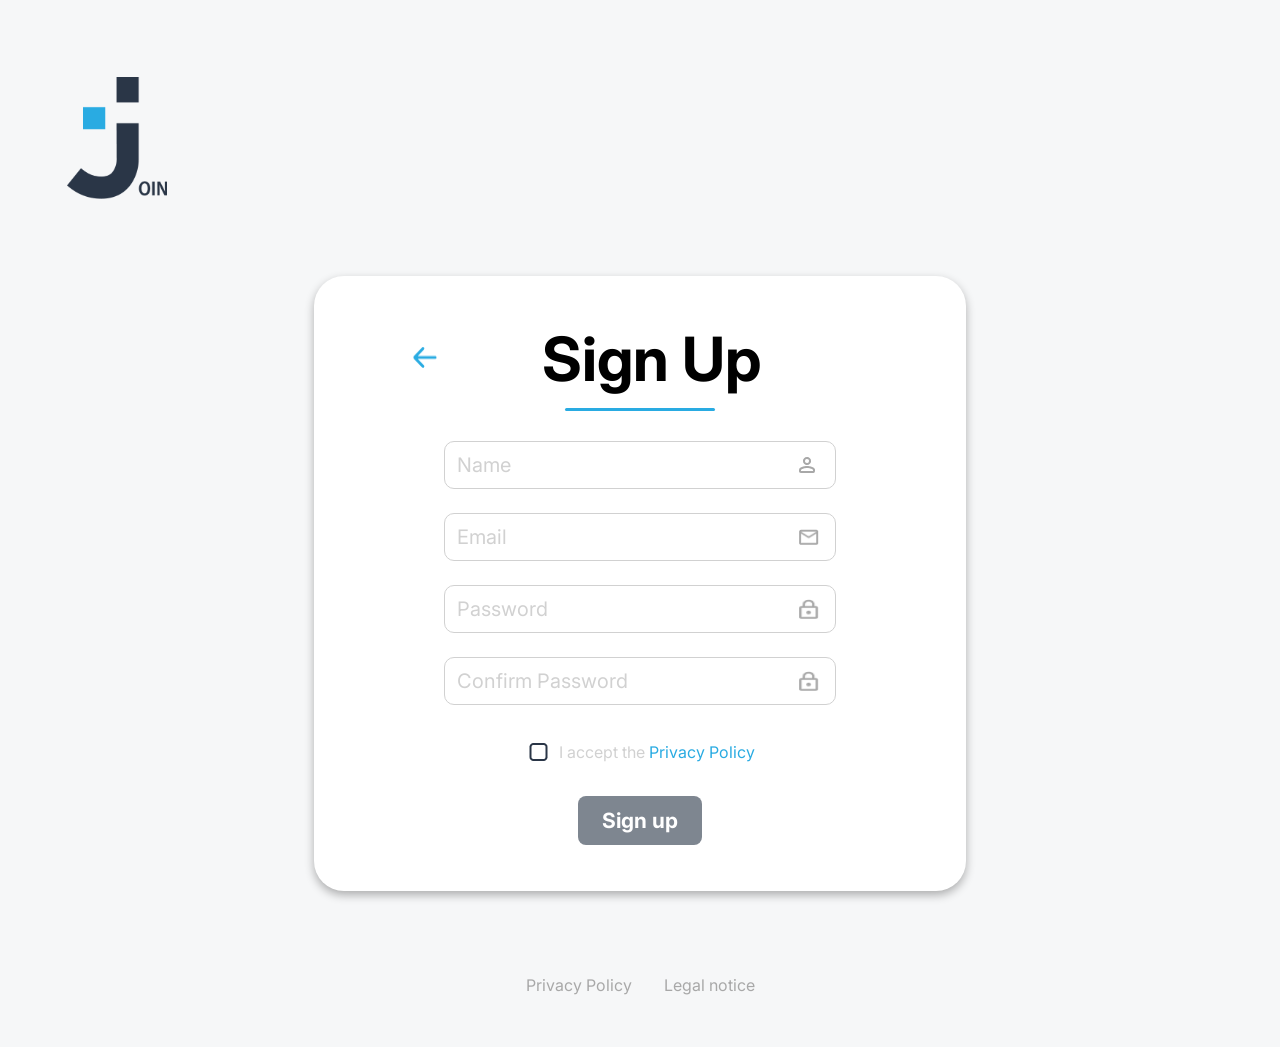
<file: html/sign_up.html>
<!DOCTYPE html>
<html lang="de">

<head>
    <meta charset="UTF-8">
    <meta name="viewport" content="width=device-width, initial-scale=1.0">
    <title>Join | Login</title>
    <link rel="shortcut icon" href="../assets/icons/favicon.png" type="image/x-icon">
    <link rel="stylesheet" href="../styles/style.css">
    <link rel="stylesheet" href="../styles/login-signup.css">
    <link rel="stylesheet" href="../styles/assets.css">
    <script src="../js/data.js"></script>
    <script src="../js/signup.js"></script>
    <script defer src="../js/contacts.js"></script>
    <script defer src="../js/contacts_v2.js"></script>
</head>

<body id="body">
    <div id="succedSignup" class="d_none success-container">
        <div id="sucess-message" class="success-massage">
            You Signed Up successfully
        </div>
    </div>
    <header>
        <img class="logo" src="../assets/icons/Join-main-logo.png" alt="Join Logo">
        <div>
        </div>
    </header>
    <main>
        <div class="form-container">
            <div class="form-header">
                <a href="../index.html"><img class="arrow-img" src="../assets/icons/left-arrow.png" alt="back"></a>
                <h1>Sign Up</h1>
                <div></div>
            </div>

            <div class="seperator"></div>
            <div class="log-in-container">
                <div class="input-container" id="name-input-container">
                    <input id="name" placeholder="Name" type="text">
                    <img class="icon-person" src="../assets/icons/person.png" alt="Person icon">
                </div>
                <div class="warning-container">
                    <span class="warning-signup d_none" id="warning-name">Please enter your Name</span>
                </div>
                <div id="mail-input-container" class="input-container">
                    <input id="mail" on placeholder="Email" type="email">
                    <img class="icon-mail" src="../assets/icons/mail.png" alt="Mail icon">
                </div>
                <div class="warning-container">
                    <span class="warning-signup d_none" id="warning-mail">Please check that your email is in the correct
                        format.</span>
                </div>
                <div id="pasword-input-container" class="input-container">
                    <input onclick="" onkeyup="updatePasswordState('password','password-icon')" id="password"
                        placeholder="Password" type="password">
                    <img onclick="togglePasswordVisibility('password','password-icon')" id="password-icon"
                        class="icon-pw" src="../assets/icons/pw-lock.png" alt="PW locked">
                </div>
                <div id="pasword-confirm-input-container" class="input-container margin-top">
                    <input onclick="" onkeyup="updatePasswordState('confirm-password','password-confirm-icon')"
                        id="confirm-password" placeholder="Confirm Password" type="password">
                    <img onclick="togglePasswordVisibility('confirm-password','password-confirm-icon')"
                        id="password-confirm-icon" class="icon-pw" src="../assets/icons/pw-lock.png" alt="PW locked">
                </div>
            </div>
            <div class="warning-container">
                <span class="warning-signup d_none" id="warning-password">Your passwords don't match. Please try
                    again</span>
            </div>
            <div class="checkbox-container">
                <img id="checkbox" onclick="toggleCheckbox()" class="checkbox" src="../assets/icons/checkbox.png"
                    alt="checkbox">
                <div>
                    <span class="checkbox-span">I accept the</span>
                    <a class="privacy-link" href="./privacy_policy.html">Privacy Policy</a>
                </div>
            </div>
            <div class="button-container">
                <button id="signup-Btn" disabled onclick="signup()" class="login-btn">Sign up</button>
            </div>
        </div>
        </div>
    </main>
    <footer>
        <div class="footer-content">
            <a href="./privacy_policy.html">Privacy Policy</a>
            <a href="./legal_notice.html">Legal notice</a>
        </div>
    </footer>
</body>

</html>
</file>
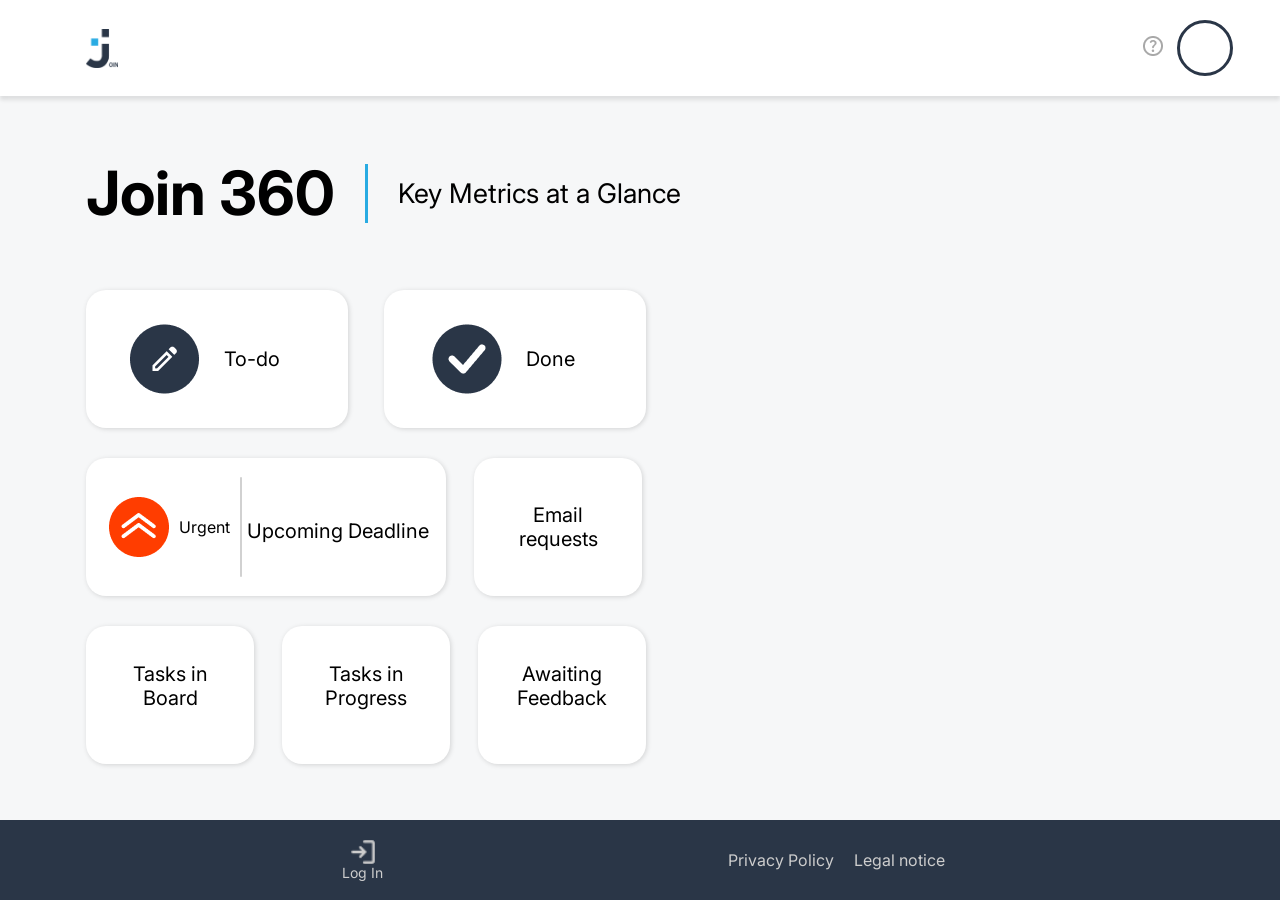
<file: html/summary.html>
<!DOCTYPE html>
<html lang="de">

<head>
    <meta charset="UTF-8">
    <meta name="viewport" content="width=device-width, initial-scale=1.0">
    <title>Join | summary</title>
    <link rel="shortcut icon" href="../assets/icons/favicon.png" type="image/x-icon">
    <link rel="stylesheet" href="../styles/header-style.css">
    <link rel="stylesheet" href="../styles/menu-style.css">
    <link rel="stylesheet" href="../styles/style.css">
    <link rel="stylesheet" href="../styles/summary.css">
    <link rel="stylesheet" href="../styles/assets.css">
    <link rel="stylesheet" href="../styles/add-task.css">
    <script src="../js/data.js"></script>
    <script src="../js/summary.js"></script>
    <script src="../assets/templates/menu.js"></script>
    <script src="../assets/templates/header.js"></script>
</head>

<body onresize="toogleVieW(),highlightLink()" onload="initSummary()">
    <header id="headerTemplate"></header>
    <div id="menuTemplate">
    </div>
    <div class="content">
        <div class="max-width-560px">
            <div class="h1-container">
                <h1 class="h1-summary">Join 360</h1>
                <div class="suptitle-container">
                    <div class="blue-border"></div>
                    <p class="suptitle-summary">Key Metrics at a Glance</p>
                </div>
            </div>
            <div class="row-1-container">
                <a href="./board.html" class="tasks-link summary-content-div-row1 flex-center">
                    <div class="icon-edit"></div>
                    <div class="flex-column flex-center">
                        <p id="to-do" class="task-informations"></p>
                        <p class="p-rows">To-do</p>
                    </div>
                </a>
                <a href="./board.html" class="tasks-link summary-content-div-row1 flex-center">
                    <div class="icon-check"></div>
                    <div class="flex-column flex-center">
                        <p id="done" class="task-informations"></p>
                        <p class="p-rows">Done</p>
                    </div>
                </a>
            </div>
            <div class="row-2-container">
                <a href="./board.html" class=" tasks-link summary-content-div-row2 flex-center">
                    <img class="urgent-img" src="../assets/icons/red-icon.png" alt="#">
                    <div class="flex-column flex-center p-rows-row-2">
                        <p id="urgent" class="task-informations"></p>
                        <p>Urgent</p>
                    </div>
                    <div class="border-gray"></div>
                    <div class="flex-column flex-center date-style">
                        <p id="urgant-date" class="date-informations"></p>
                        <p class="dead-line">Upcoming Deadline</p>
                    </div>
                </a>
                <a href="./board.html" class="tasks-link summary-content-div-row2 flex-column flex-center summary-content-email-requests">
                    <p class="task-informations color-gradient" id="email-requests"></p>
                    <p class="p-rows">Email
                        requests</p>
                </a>
            </div>
            <div class="row-3-container">
                <a href="./board.html" class="tasks-link summary-content-div-row3 flex-column flex-center">
                    <p class="task-informations" id="tasks-in-board"></p>
                    <p class="p-rows">Tasks in Board</p>
                </a>
                <a href="./board.html" class="tasks-link summary-content-div-row3 flex-column flex-center">
                    <p class="task-informations" id="tasks-in-progress"></p>
                    <p class="p-rows">Tasks in Progress</p>
                </a>
                <a href="./board.html" class="tasks-link summary-content-div-row3 flex-column flex-center">
                    <p class="task-informations" id="awaiting-feedback"></p>
                    <p class="p-rows">Awaiting Feedback</p>
                </a>
            </div>
        </div>
        <div class="margin-left-50px greeting-style" id="greeting"></div>
    </div>
</body>

</html>
</file>
<file: styles/assets.css>
@font-face {
    font-family: 'Inter';
    src: url('../assets/fonts/Inter-VariableFont_opsz\,wght.ttf') format('truetype');
}

*{
    box-sizing: border-box;
    font-family: 'Inter', sans-serif;
    margin: 0;
}

button{
    cursor: pointer;
    border: none;
}

input{
    border: none;
}

input:focus{
    outline: none;
}

a{
    text-decoration: none;
}

.d_none{
    display: none;
}
</file>
<file: styles/style.css>
.flex-center {
    display: flex;
    justify-content: center;
    align-items: center;
}

.flex-column {
    display: flex;
    flex-direction: column;
}

.flex-space-between {
    display: flex;
    justify-content: space-between;
}

.flex-start{
    display: flex;
    justify-content: flex-start;
    align-items: center;
}

.padding-left-10px {
    padding-left: 10px;
}

.margin-left-40px{
    margin-left: 40px;
}

.margin-left-30px{
    margin-left: 30px;
}

.margin-top-50px{
    margin-top: 50px;
}

.margin-left-10px{
    margin-left: 10px;
}

.margin-left-50px{
    margin-left: 50px;
}

.padding-10px {
    padding: 10px;
}

.margin-bottom-15px {
    margin-bottom: 15px;
}

.padding-bottom{
    padding-bottom: 12px;
}

.padding-top-bottom-8px{
    padding-top: 8px;
    padding-bottom: 8px;
}

.variant1 {
    background-color: #6E52FF;
}

.variant2 {
    background-color: #FFA35E;
}

.variant3 {
    background-color: #FFE62B;
}

.variant4 {
    background-color: #00BEE8;
}

.variant5 {
    background-color: #FF5EB3;
}

.variant6 {
    background-color: #FFBB2B;
}

.variant7 {
    background-color: #FF745E;
}

.variant8 {
    background-color: #C3FF2B;
}

.variant9 {
    background-color: #FF7A00;
}

.variant10 {
    background-color: #1FD7C1;
}

.variant11 {
    background-color: #0038FF;
}

.variant12 {
    background-color: #FFC701;
}

.variant13 {
    background-color: #9327FF;
}

.variant14 {
    background-color: #FC71FF;
}

.variant15 {
    background-color: #FF4646;
}

.urgent {
  background-color: #FF3D00 !important;
  color: white;
  border: 2px solid #FF3D00 !important;
}

.medium {
  background-color: #FFA800 !important;
  color: white;
  border: 2px solid #FFA800 !important;
}

.low {
  background-color: #7AE229 !important;
  color: white;
  border: 2px solid #7AE229 !important;
}

.mobile-btn{
    display: none;
    width: 161px;
    height: 48px;
    background-color: #2A3647;
    color: white;
    border: none;
    border-radius: 8px;
    font-size: 16px;
    font-weight: 400;
    cursor: pointer;
    margin-top: 20px;
}
</file>
<file: styles/login-signup.css>
body {
    background-color: rgb(246, 247, 248);
}

button {
    font-size: 16px;
    font-weight: 700;
    border-radius: 8px;
}

.margin-top {
    margin-top: 24px !important;
}

.sign-btn {
    color: white;
    padding: 16px;
    background-color: #2A3647;
}

.sign-btn:hover,
.login-btn:hover {
    background-color: #29ABE2;
    box-shadow: 0px 4px 10px rgba(0, 0, 0, 0.3);
}

.signup-span {
    font-size: 20px;
    margin-right: 35px;
}

header {
    display: flex;
    justify-content: space-between;
    padding: 77px 67px;
}

.logo {
    width: 100px;
    height: 122px;
}

main {
    display: flex;
    justify-content: center;
    align-items: center;
    padding-left: 16px;
    padding-right: 16px;
    flex: 1;
}

.form-container {
    background-color: white;
    display: flex;
    flex-direction: column;
    align-items: center;
    padding: 46px;
    border-radius: 30px;
    box-shadow: 0px 4px 10px rgba(0, 0, 0, 0.3);
    width: 652px;
}

h1 {
    font-size: 61px;
    font-weight: 700;
}

.log-in-container {
    display: flex;
    flex-direction: column;
    align-items: center;
    width: 100%;
}

.input-container {
    display: flex;
    align-items: center;
    border: 1px solid #D1D1D1;
    border-radius: 10px;
    padding: 10px;
    width: 70%;
    margin-top: 6px;
}

.input-container:focus-within {
    border: 1px solid #29ABE2;
}

.icon-pw {
    cursor: pointer;
    width: 20px;
    height: 20px;
}

.icon-person {
    cursor: pointer;
}

.icon-mail {
    cursor: pointer;
    width: 20px;
    height: 16px;
}

input {
    font-size: 20px;
    font-weight: 400;
    width: 93%;
    background-color: white;
}

.button-container {
    margin-top: 32px;
}

::placeholder {
    color: #D1D1D1;
}

.login-btn {
    color: white;
    padding: 12px 24px;
    background-color: #2A3647;
    font-size: 21px;
}

.guest-btn {
    color: #2A3647;
    padding: 12px 24px;
    background-color: white;
    font-size: 21px;
    border: 1px solid #2A3647;
    margin-left: 24px;
}

.guest-btn:hover {
    border: 1px solid #29ABE2;
    box-shadow: 0px 4px 10px rgba(0, 0, 0, 0.3);
    color: #29ABE2;
    ;
}

.seperator {
    height: 3px;
    width: 150px;
    background-color: #29ABE2;
    padding: 1px;
    margin-top: 12px;
    border-radius: 3px;
    margin-bottom: 24px;
}

body {
    display: flex;
    flex-direction: column;
    min-height: 100vh;
}

footer {
    margin-top: auto;
    padding-top: 84px;
    padding-bottom: 52px;
}

a {
    color: #A8A8A8;
    font-size: 16px;
    font-weight: 400;
}

.footer-content {
    display: flex;
    justify-content: center;
    gap: 32px;
}

a:hover {
    color: #29ABE2;
    ;
}

.animation {
    position: fixed;
    background-color: rgb(246, 247, 248);
    height: 100vh;
    width: 100%;
    z-index: 1;
    animation: fadeOut 1s forwards;
    animation-delay: 1.3s;
}
@keyframes fadeOut {
    from {
        opacity: 1;
    }
    to {
        opacity: 0;
    }
}

.animation-logo {
    position: relative;
    top: 50%;
    left: 50%;
    transform: translate(-50%, -50%);
    animation: moveLogo 2s forwards;
    animation-delay: 0.5s;
}

@keyframes moveLogo {
    from {
        top: 50%;
        left: 50%;
    }

    to {
        top: 138px;
        left: 117px;
    }
}

.form-header {
    display: flex;
    justify-content: space-around;
    align-items: center;
    width: 100%;
}

.arrow-img {
    width: 24px;
    height: 21px;
    cursor: pointer;
}

.checkbox-container {
    display: flex;
    align-items: center;
    gap: 8px;
    margin-top: 16px;
    height: 25px;
}

.checkbox-span {
    color: #D1D1D1;
}

.privacy-link {
    color: #29ABE2;
}

.privacy-link:hover {
    text-decoration: underline;
}

.checkbox {
    cursor: pointer;
}

.warning {
    height: 15px;
    font-size: 12px;
    font-weight: 400;
    color: #FF8190;
}

.warning-container {
    height: 18px;
}

.red-border {
    border: 1px solid #FF001F !important;
}

.warning-signup {
    height: 15px;
    font-size: 12px;
    font-weight: 400;
    color: #FF8190;
}

button:disabled {
    opacity: 0.6;
    cursor: auto;
}

button:disabled:hover {
    background-color: #2A3647;
    box-shadow: none;
}

.success-container {
    position: absolute;
    display: flex;
    justify-content: center;
    align-items: flex-start;
    background-color: #d1d1d14f;
    width: 100%;
    height: 100vh;
    padding-left: 12px;
    padding-right: 12px;
    text-align: center;
}

.success-massage {
    position: relative;
    top: 100px;
    right: 0;
    font-size: 24px;
    font-weight: 700;
    border-radius: 8px;
    background-color: #2A3647;
    color: white;
    padding: 26px;
}

.header-signup-resp {
    display: none;
}

input::-ms-reveal {
    display: none;
}

@media (max-width: 600px) {
    .logo {
        width: 64px;
        height: 78px;
    }

    .input-container {
        width: 100%;
    }

    .button-container {
        display: flex;
        flex-direction: column;
        align-items: center;
    }

    .guest-btn {
        margin-left: 0;
        margin-top: 24px;
    }

    .login-btn {
        width: 100%;
    }

    h1 {
        font-size: 47px;
    }

    .seperator {
        width: 100px;
    }

    .header-signup {
        display: none;
    }

    .header-signup-resp {
        display: flex;
        justify-content: center;
        align-items: center;
        padding-top: 56px;
    }

    footer {
        padding-top: 62px;
    }

    header {
        padding: 37px 38px;
    }

    .animation-logo {
        display: none;
    }

    .animation {
        background-color: rgb(42, 54, 71);
        background-image: url("/assets/icons/join-logo.png");
        background-repeat: no-repeat;
        background-position: center;
    }
}

@media (max-width: 400px) {
    .form-container {
        padding-left: 12px;
        padding-right: 12px;
    }
}
</file>
<file: styles/welcome.css>
main {
     display: flex;
    flex-direction: column;
    min-height: 100vh;
    background-color: #2A3647;
    min-height: 100vh;
    min-width: 100%;
    box-sizing: border-box;
    font-family: 'Open Sans', sans-serif;
    color: #001E37;
}

.logo-container{
    width: 100%;
    display: none;
   padding-top: 20px;
}

.welcome-container {
    background-color: white;
    border-radius: 16px;
    padding: 60px;
    display: flex;
    align-items: center;
    justify-content: center;
    flex-direction: column;
    max-width: 789px;
    max-height: 403px;
}

h1 {
    font-size: 32px;
    font-weight: 700;
    color: #2A3647;
}

.welcome-text {
    font-size: clamp(16px, 2vw, 23px);
    font-weight: 400;
    text-align: start;
}

.welcome-options {
    display: flex;
    justify-content: space-between;
    width: 100%;
    margin-top: 40px;
    font-size: 23px;
    font-weight: 400;
}

.create-request-btn {
    background-color: #177DA8;
    color: white;
    border: none;
    padding: 10px 20px;
    border-radius: 8px;
    cursor: pointer;
}

.create-request-btn:hover {
    background-color: #2A3647;
}

.member-login-btn {
    padding: 10px 20px;
    border-radius: 8px;
    cursor: pointer;
    color: #2A3647;
    background-color: transparent;
    border: 2px solid #2A3647;
}

.member-login-btn:hover {
   color: #177DA8;
   border-color: #177DA8;
}


.btn-font, .btn-suptitle {
    margin-top: 15px;
    font-size: clamp(16px, 2vw, 23px);
    font-weight: 400;
}

.border-blue {
    width: 120px;
    height: 4px;
    border-radius: 8px;
    background-color: #177DA8;
    margin: 20px 0;
}

.btn-suptitle-img{
    margin-right: 10px;
}

.btn-p {
    display: flex;
    align-items: center;
    justify-content: center;
    gap: 10px;
    flex-direction: column;
}

.background-text {
    position: relative;
    top: -100px;
    font-size: 16px;
    color: white;
    display: none;
}

.background-text a {
    color: white;
    text-decoration: none;
}

footer{
    display: none;
    position: static;
    margin-top: auto;
    padding: 20px 0 10px;
}

@media (max-width: 610px) {
    footer{
        display: block;
    }
    .welcome-container {
        max-width: 100%;
        max-height: 100%;
        padding: 40px 20px;
        margin-top: 100px;
    }

    .welcome-options {
        flex-direction: column;
        align-items: center;
        text-align: center;
        gap: 50px;
    }

    .welcome-text {
        text-align: center;
    }

    .background-text {
        display: block;
    }

    .logo-container{
        display: flex;
    }
}
</file>
<file: styles/add-task.css>
body {
  margin: 0;
  background-color: #F6F7F8;
}

header {
  z-index: 2;
  width: 100%;
  height: 96px;
  background-color: #FFFFFF;
  display: flex;
  align-items: center;
  justify-content: space-between;
  padding: 20px 40px 20px 348px;
  gap: 34px;
  box-shadow: 0px 4px 4px rgba(0, 0, 0, 0.1);
}

.form p,
label {
  font-size: 20px;
  margin-bottom: 8px;
  margin-top: 12px;
}

.header-title {
  font-size: 20px;
  font-weight: 400;
  color: #000000;
  width: 319px;
  height: 24px;
}

.header-help {
  width: 104px;
  display: flex;
  align-items: center;
  justify-content: space-around;
}

.avatar {
  width: 56px;
  height: 56px;
  border-radius: 50%;
  font-size: 18px;
  border: 3px solid #2A3647;
  color: #29ABE2;
  display: flex;
  align-items: center;
  justify-content: center;
  background-color: white;
  font-size: 20px;
  font-weight: bold;
  cursor: pointer;


}

.slider {
  position: fixed;
  top: 96px;
  right: -150px;
  width: 150px;
  height: 158;
  background-color: #2A3647;
  padding: 10px;
  border-radius: 20px 0px 20px 20px;
  font-size: 16px;
  transition: right 0.3s ease;
}

.slider a {
  color: #CDCDCD;
  text-decoration: none;
}

.slider a:hover {
  color: #29ABE2;
}

.slider.open {
  right: 0;
}

.slider h3 {
  margin-top: 0;
}

.slider ul {
  list-style: none;
  padding: 0;
}

.slider li {
  margin: 15px 0;
}

.add-task-style {
  position: absolute;
  left: 318px;
  padding-top: 86px;
  padding-bottom: 56px;
}

.h1-add-task {
  margin-block-start: 0em;
  margin-block-end: 0em;
  font-size: 61px;
  padding-bottom: 40px;
}

input#dueDate::-webkit-calendar-picker-indicator {
  cursor: pointer;
}

.task-gray-border {
  width: 1px;
  height: 424px;
  background-color: #D1D1D1;
  border-radius: 7px;
  margin-left: 36px;
  margin-right: 36px;
}

span {
  color: red;
}

.input-text,
.subtask-container {
  border: 1px solid #D1D1D1;
  border-radius: 10px;
  width: 100%;
  height: 48px;
  font-size: 20px;
  padding-left: 12px;
  padding-right: 12px;
}



textarea {
  max-width: 440px !important;
  min-width: 440px !important;
  height: 120px !important;
  max-height: 120px;
  min-height: 120px;
}

.input-text:focus,
.subtask-container:focus-within {
  border: 1px solid #29ABE2 !important;
  outline: none;
}

.first-container {
  max-width: 440px;
}

.second-container {
  width: 440px;
}

.flex-center-task {
  display: flex;
}

.flex-gap {
  display: flex;
  gap: 10px;
}



.date-input {
  cursor: pointer;
}

.selectable {
  display: flex;
  justify-content: center;
  align-items: center;
  gap: 8px;
  padding: 10px 20px;
  border: 2px solid #D1D1D1;
  cursor: pointer;
  border-radius: 7px;
  background-color: white;
  width: 33%;
  text-align: center;
  font-size: 20px;
  height: 58px;
  border: none;
  box-shadow: 0px 0px 4px 0px #0000001A;
}

.selectable:hover {
  box-shadow: 0px 4px 10px rgba(0, 0, 0, 0.3);
}

.subtask-container {
  display: flex;
  align-items: center;
  background-color: white;
}

.subtasks-icon-container {
  display: flex;
  align-items: center;
  gap: 8px;
  cursor: pointer;
}

.input-subtask {
  background-color: white;
  font-size: 20px;
  width: 90%;
}

.delte-icon,
.check-icon {
  width: 16px;
  height: 16px;
}

.plus-symbol {
  margin-left: 41px;
  height: 24px;
  width: 24px;
}

.dropdown-img-container {
  display: flex;
  justify-content: center;
  align-items: center;
  height: 24px;
  width: 24px;
  margin-left: 41px;
  cursor: pointer;
}

.dropdown-img-container img {
  width: 8.21px;
  height: 5.6px;
}

.formBoard{
    height: 620px;
}

.selectable-assigned {
  position: absolute;
  width: 100%;
  background: white;
  border: 1px solid #D1D1D1;
  max-height: 300px;
  overflow-y: auto;
  border-radius: 10px;
  z-index: 10;
}

.selectable-assigned-contact {
  display: flex;
  justify-content: space-between;
  align-items: center;
  padding: 6px;
  border-radius: 10px;
  cursor: pointer;
  margin-bottom: 6px;
}

.selectable-assigned-contact:hover {
  background-color: #D1D1D1;
}

.assigned-bgcolor {
  background-color: #2A3647;
  color: white;
}

.assigned-bgcolor img {
  padding-right: 3px;
}

.assigned-bgcolor:hover {
  background-color: #2A3647;
  color: white;
}

.initials-name {
  display: flex;
  align-items: center;
  gap: 6px;
}

.memberForTask {
  display: flex;
  gap: 4px;
  margin-top: 8px;
}

.initials {
  display: flex;
  align-items: center;
  justify-content: center;
  color: white;
  border-radius: 50%;
  border: 2px solid white;
  width: 42px;
  height: 42px;
}

.assign-dropdown-container {
  position: relative;
  margin-top: 8px;
}

.dropdown {
  margin-top: 8px;
}

.subtask-list-container {
  margin-top: 12px;
  margin-bottom: 12px;
  display: flex;
  align-items: center;
  padding: 16px;
  cursor: pointer;
  height: 30px;
}

.subtask-list-container:hover {
  background-color: #D1D1D1;
  border-radius: 10px;
}

.btn-container {
  display: flex;
  gap: 12px;
}

.clear-btn {
  display: flex;
  align-items: center;
  color: #2A3647;
  padding: 12px 12px;
  background-color: white;
  font-size: 20px;
  border: 1px solid #2A3647;
  border-radius: 10px;
  font-weight: 400;
}

.clear-btn:hover {
  border: 1px solid #29ABE2;
  box-shadow: 0px 4px 10px rgba(0, 0, 0, 0.3);
  color: #29ABE2;
}

.add-task-btn {
  display: flex;
  align-items: center;
  color: white;
  padding: 12px 24px;
  background-color: #2A3647;
  font-size: 21px;
  font-weight: 700;
  border-radius: 10px;
  gap: 6px;
}

.add-task-btn:hover {
  background-color: #29ABE2;
  box-shadow: 0px 4px 10px rgba(0, 0, 0, 0.3);
}

button:disabled {
  opacity: 0.6;
  cursor: auto;
}

button:disabled:hover {
  background-color: #2A3647;
  box-shadow: none;
}

select {
  cursor: pointer;
}

li {
  width: 85%;
}

.red-border {
  border: 1px solid #FF001F !important;
}

.warning {
  height: 15px;
  font-size: 14px;
  font-weight: 400;
  color: #FF8190;
}

.warning-container {
  height: 18px;
}

.dnone {
  display: none;
}

.subtask-edit-container {
  display: flex;
  background-color: white;
  margin: 6px;
  padding-left: 6px;
  padding-right: 6px;
  border-bottom: 1px solid #29ABE2;
  font-size: 16px;
}

.subtask-edit-container input {
  width: 90%;
  font-size: 16px;
}

.button-area {
  max-width: 953px;
}

.success-container {
  position: fixed;
  display: flex;
  align-items: flex-start;
  background-color: #d1d1d14f;
  width: 100%;
  height: 100vh;
  padding-left: 12px;
  padding-right: 12px;
  text-align: center;
  z-index: 10000;
}

.success-massage {
  position: relative;
  top: 380px;
  left: 630px;
  font-size: 24px;
  font-weight: 700;
  border-radius: 8px;
  background-color: #2A3647;
  color: white;
  padding: 26px;
  display: flex;
  align-items: center;
  gap: 6px;
}

.subtaskList{
  max-height: 150px;
  overflow-x: auto;
}

.subtaskListBoard{
  height: 150px;
}

.moreMembers{
  display: flex;
  align-items: center;
  justify-content: center;
  color: white;
  border-radius: 50%;
  border: 2px solid white;
  width: 42px;
  height: 42px;
  background-color: rgb(177, 179, 183);
  font-size: 18px;
}

.subtaskListEdit{
  max-height: 100px;
}

@media (max-width: 1350px) {

  .success-container {
    justify-content: center;
    align-items: center;
}

  .success-massage {
  position: unset;
}

  .add-task-style {
    position: static;
    padding-left: 86px;
    padding-top: 60px;
  }
}

@media (max-width: 1150px) {

  .task-gray-border {
    width: 0px;
    height: 0px;
    display: none;
  }

  .formBoard{
    height: unset;
  }

  .selectable-assigned {
    max-height: 200px;
  }

  .flex-gap {
    display: flex;
    justify-content: space-between !important;
  }

  .flex-center-task {
    display: block;
  }

  .add-task-style {
    display: flex;
    flex-direction: column;
    align-items: center;
    padding-left: 18px;
    padding-right: 12px;
  }

  .button-area {
    padding-bottom: 50px;
  }

  .margin-top-50px {
    margin-top: 10px !important;
  }

  .mobile-dnone {
    display: none !important;
  }

  .h1-add-task {
    font-size: 47px;
    padding-bottom: 20px;
  }

  .selectable {
    font-size: 16px;
    height: 40px;
  }

  .input-text {
    height: 40px;
    font-size: 16px;
  }
}

@media (max-width: 490px) {

  .success-massage {
  font-size: 18px;
  padding: 26px;
}

  .second-container {
    width: auto;
  }

  .selectable{
    gap: 2px;
    padding: 0;
  }

  .input-subtask {
    font-size: 17px;
  }

  .add-task-style {
    align-items: flex-start;
  }

  .h1-add-task {
    width: 100%;
  }

  .add-task-btn {
    padding: 0px 4px;
  }

  .clear-btn {
    padding: 8px 8px;
  }

  .btn-container {
    gap: 0;
  }

  .input-text {
    font-size: 16px;
  }

  main {
    position: absolute;
    padding-left: 0px;
  }

  textarea {
    min-width: 0px !important;
  }



  .dropdown-img-container {
  margin-left: 0;
}
}
</file>
<file: styles/menu-style.css>
.menu-style {
    background-color: rgb(42, 54, 71);
    display: flex;
    color: white;
    font-size: 16px;
    width: 232px;
    height: 100vh;
    position: fixed;
    top: 0;
    left: 0;
    z-index: 1000;
    flex-direction: column;
    justify-content: space-between;
}

.p-menu-style {
    font-size: 16px;
    color: #CDCDCD;
    margin-bottom: 0;
}

.a-menu {
    padding-top: 8px;
    padding-bottom: 8px;
}

.logo-join {
    width: 100px !important;
    height: 120px !important;
    margin-top: 64px;
    margin-bottom: 130px;
}

.menu-style a {
    color: #CDCDCD;
    text-decoration: none;
}

.menu-style a:hover, .activeLink{
    color: white;
    background-color: #0919318f;
}

.menu-style img {
    width: 30px;
    height: 30px;
}

.menu-tasks {
    display: flex;
    flex-direction: column;

}

.menu-div {
    display: flex;
    justify-content: center;
}

.icon-menu-summary {
    background-image: url(../assets/icons/summary.png);
    width: 30px;
    height: 30px;
    background-repeat: no-repeat;
}

.position-bottom {
    width: 100%;
    padding-bottom: 50px;
}

.menu-button-possition {
    display: flex;
    align-items: center;
    padding-left: 25%;
}

.gap-menu {
    display: flex;
    flex-direction: column;
    gap: 15px;
}

.mobile-menu-container{
    display: flex;
    justify-content: space-evenly;
    position: fixed;
    bottom: 0;
    width: 100%;
    height: 80px;
    background-color: #2A3647;
    align-items: center;
    z-index: 9999;
}

.mobile-menu-container a{
    display: flex;
    flex-direction: column;
    align-items: center;
    justify-content: center;
    height: 80px;
    width: 76px;
}

.border-radius{
    border-radius: 18px;
}

.mobile-menu-container a:hover{
    background-color: #0919318f;
    border-radius: 18px;
}

.mobile-menu-container a img{
    width: 24px;
    height: 24px;
}

.mobile-menu-container a p{
    color: #CDCDCD;
    font-size: 14px;
    font-weight: 400;
}

.mobile-menu-container a p:hover{
    color: white;
    font-size: 14px;
    font-weight: 400;
}

.loggedOut-mobile-menu{
    display: flex;
    gap: 6px;
}

.loggedOut-mobile-menu a{
    color: #CDCDCD;
    width: 112px;
}

.active{
    background-color: #091931;
}
</file>
<file: styles/header-style.css>
header {
    z-index: 1;
    width: 100%;
    height: 96px;
    background-color: #FFFFFF;
    display: flex;
    align-items: center;
    justify-content: space-between;
    padding: 20px 40px 20px 348px;
    gap: 34px;
    box-shadow: 0px 4px 4px rgba(0, 0, 0, 0.1);
}

.header-title {
    font-size: 20px;
    font-weight: 400;
    color: #000000;
    width: 319px;
    height: 24px;
}

.header-help {
    width: 104px;
    display: flex;
    align-items: center;
    justify-content: space-around;
}

.avatar {
    width: 56px;
    height: 56px;
    border-radius: 50%;
    border: 3px solid #2A3647;
    color: #29ABE2;
    display: flex;
    align-items: center;
    justify-content: center;
    background-color: white;
    font-size: 24px !important;
    font-weight: bold;
    cursor: pointer;


}

.avatar:hover{
  background-color: rgb(226, 230, 236);
}

.slider {
  position: fixed;
  top: 96px;
  right: -150px;
  width: 150px;
  height: 158;
  background-color: #2A3647;
  padding: 10px;
  border-radius: 20px 0px 20px 20px; 
  font-size: 16px;
  transition: right 0.3s ease;
}

.slider a {
  color: #CDCDCD;
  text-decoration: none;
}

.slider a:hover {
  color: #29ABE2;
}

.slider.open {
  right: 0;
  z-index: 9999;
}

.slider h3 {
  margin-top: 0;
}

.slider ul {
  list-style: none;
  padding: 0;
}

.slider li {
  margin: 15px 0;
}

.logo{
  display: none;
  height: 39px;
  width: 32px;
}

@media (max-width: 1350px) {
  header {
        padding: 20px 40px 20px 86px !important;
  }
  .header-title{
    display: none;
  }
  .logo{
    display: flex;
  }
}

@media (max-width: 850px) {
 .slider {
    top: 80px !important;
    
  }
}

@media (max-width: 750px) {
  header {
        padding: 20px 40px 20px 28px !important;
        height: 80px !important;
  }
}
</file>
<file: styles/board.css>
body,
html {
    margin: 0;
    overflow-x: hidden;
}

.maxWidth {
    max-width: 1440px;
}

.rightSection {
    background-color: rgb(246, 247, 248);
    padding-left: 250px;
    width: 100%;
    height: 100%;
}

.taskDescription{
    color: #A8A8A8;
}

main {
    width: 100%;
    background-color: rgb(246, 247, 248);
    display: flex;
    flex-direction: column;
    padding-bottom: 84px;
}

.boardTemplate {
    display: flex;
    flex-direction: column;
    color: black;
    height: 100%;
    padding-left: 24px;
    padding-right: 24px;
    align-items: start;
}

.boardHeader {
    display: flex;
    width: 100%;
    justify-content: space-between;
    flex-direction: row;
    align-items: center;
    padding-top: 86px;
    padding-bottom: 42px;
}

.boardTitle {
    font-size: 61px;
    font-weight: 700;
}

.boardTable {
    display: flex;
    flex: 1;
    gap: 20px;
}

.findAddElement {
    display: flex;
    gap: 20px;
}

.taskSearch {
    height: 48px;
    display: flex;
    align-items: center;
    background-color: white;
    padding: 8px 16px;
    border-radius: 10px;
    border: 1px solid #A8A8A8;
    gap: 10px;
}

.taskSearch:hover {
    border-color: #29ABE2;
}

.taskSearchInput {
    font-size: 20px;
    height: 100%;
    width: 224px;
}

.searchVector {
    height: 31px;
}

.searchGlass {
    cursor: pointer;
    padding: 7px;
}

.addTaskButton,
.addTaskButtonResp,
.addTaskButtonOverlay {
    display: flex;
    height: 48px;
    font-size: 21px;
    padding: 8px 16px;
    border-radius: 10px;
    align-items: center;
    border: 1px solid #2A3647;
    background-color: #2A3647;
    color: white;
    gap: 4px;
}

.addTaskButton:hover,
.addTaskButtonResp:hover,
.addTaskButtonOverlay:hover {
    background-color: #29ABE2;
    box-shadow: 0px 4px 10px rgba(0, 0, 0, 0.3);
    border-color: #29ABE2;
}

.addTaskButtonResp {
    display: none;
    height: 40px;
    width: 40px;
}

.addPlus {
    height: 19px;
}

.boardList {
    width: 24%;
    gap: 16px;
    height: 100%;
}

.boardListHeader {
    display: flex;
    justify-content: space-between;
    align-items: center;
    width: 252px;
    padding-bottom: 16px;
}

.taskList {
    display: flex;
    gap: 10px;
    flex-direction: column;
    padding-bottom: 16px;
}

.plusButton {
    cursor: pointer;
    display: flex;
    height: 24px;
    width: 24px;
    border: 2px solid #2A3647;
    border-radius: 8px;
    justify-content: center;
    align-items: center;
}

.plusButton:hover {
    border-color: #29ABE2;
}

.plusHorizontally {
    position: absolute;
    background-color: #2A3647;
    height: 2px;
    width: 8px;
}

.plusButton:hover .plusHorizontally {
    background-color: #29ABE2;
}

.plusVertically {
    position: sticky;
    background-color: #2A3647;
    height: 8px;
    width: 2px;
}

.plusButton:hover .plusVertically {
    background-color: #29ABE2;
}

.emptyTask {
    display: flex;
    height: 48px;
    padding: 5px;
    background-color: #E7E7E7;
    border: 1px dashed #A8A8A8;
    border-radius: 10px;
    justify-content: center;
    align-items: center;
    flex-direction: column;
}

.taskFolder {
    display: flex;
    flex-direction: column;
    min-height: 270px;
}

.positionAddInitials {
    margin-left: -18px;
}

.stopScrolling {
    height: 100vh;
    overflow-y: hidden;
}

.add-task-style-board {
    border-radius: 30px;
    background-color: white;
    padding: 24px;
    margin-bottom: 124px;
}

.addTaskBoardContainer {
    position: fixed;
    width: 100%;
    height: 100vh;
    background-color: #d1d1d14f;
    z-index: 9991;
    top: 0;
    left: 0;
}

.addTaskBoard {
    position: absolute;
    top: 10%;
    left: calc(50% - 500px);
    transform: translateX(100%);
    transition: transform 300ms ease-in-out;
    z-index: 9992;
    width: 1000px;
    right: 0;
}

.open_addTask {
    transform: translateX(0);
}

.closed_addTask {
    transform: translateX(8000px);
}

.add-task-board-header {
    display: flex;
    justify-content: space-between;
    align-items: flex-start;
}

.add-btn {
    text-align: center;
    width: 24px;
    height: 24px;
    font-size: 18px;
}

.add-btn:hover {
    color: #29ABE2;
}

.dropzoneCard {
    width: 252px;
    min-width: 252px;
    min-height: 244px;
    border: 2px dashed #A8A8A8;
    border-radius: 24px;
    display: flex;
    align-items: center;
    justify-content: center;
    transition: border 0.2s;
}

.moreCardMembers {
    display: flex;
    align-items: center;
    justify-content: center;
    color: white;
    border-radius: 50%;
    border: 2px solid white;
    width: 32px;
    height: 32px;
    background-color: rgb(177, 179, 183);
    font-size: 16px;
}

@media (max-width: 1630px) {
       .rightSection {
        padding-left: 0;
    }

    .addTaskBoard {
        width: 500px;
        left: calc(50% - 250px);
    }

    .boardTable {
        display: flex;
        flex: 1;
        gap: 20px;
        flex-direction: column;
        justify-content: center;
        margin-bottom: 20px;
        width: 100%;
    }

    .boardListHeader {
        display: flex;
        justify-content: space-between;
        align-items: center;
        width: 100%;
        padding-bottom: 16px;
    }

    .boardList {
        width: 100%;
    }

    .taskList {
        display: flex;
        gap: 0px;
        flex-direction: row;
        padding-bottom: 8px;
        padding-top: 8px;
        padding-left: 8px;
        flex-wrap: nowrap;
        overflow-x: auto;
    }

    .taskFolder {
        display: flex;
        justify-content: flex-start;
        flex-direction: row;
        gap: 0px;
        padding: 6px;
    }

    .taskFolder::-webkit-scrollbar {
        display: none;
    }

    .dropzoneCard {
        margin-bottom: 10px;
    }

    .emptyTask {
        margin-bottom: 10px;
    }
}

@media (max-width: 850px) {
    .addTaskButtonResp {
        display: flex;
        padding: 0;
        justify-content: center;
    }

    .addTaskButton {
        display: none;
    }

    .boardHeader {
        flex-direction: column;
    }

    .boardTitle {
        display: flex;
        align-items: center;
        width: 100%;
        justify-content: space-between;
    }

    .findAddElement {
        display: unset;
        width: 100%;
    }

    .taskSearchInput {
        width: 100%;
    }
}

@media (max-width: 500px) {
    .boardTemplate {
        padding-left: 12px;
        padding-right: 12px;
    }

    .boardTitle {
        font-size: 47px;
    }
}
</file>
<file: styles/card.css>
.card {
    cursor: pointer;
    display: flex;
    width: 252px;
    min-width: 252px;
    background-color: white;
    gap: 24px;
    flex-direction: column;
    border: 2px solid white;
    border-radius: 24px;
    padding: 16px;
    box-shadow: 0px 0px 10px 3px rgba(0, 0, 0, 0.08);
    transition: transform 0.2s ease;
    touch-action: none;
    user-select: none;
}

.card:hover {
    border: 2px solid #29ABE2;
}

.card.touched {
  border: 2px solid #29ABE2;
}

.taskCategory {
    color: white;
    display: flex;
    font-size: 19px;
    border-radius: 8px;
    padding: 4px 16px 4px 16px;
    justify-content: center;
}

.subtasks {
    display: flex;
    font-size: 12px;
    gap: 10px;
    align-items: center;
    justify-content: center;
}

.innerScale {
    display: flex;
    height: 8px;
    background-color: #4589FF;
    border-radius: 16px;
}

.outerScale {
    display: flex;
    justify-content: flex-start;
    width: 128px;
    height: 8px;
    background-color: #F4F4F4;
    border-radius: 8px;
}

.assignedTo {
    display: flex;
    flex-direction: row;
    gap: 10px;
}

.taskAssignment {
    display: flex;
    flex-direction: row;
    justify-content: space-between;
    align-items: center;
    overflow: auto;
}

.assignedToInitial {
    border: 1px solid #FFFFFF;
    border-radius: 50%;
    color: #FFFFFF;
    display: flex;
    height: 32px;
    width: 32px;
    font-size: 14px;
    justify-content: center;
    align-items: center;
}

@media (max-width: 1150px) {
    .card {
        margin-right: 16px;
        margin-bottom: 10px;
    }
}
</file>
<file: styles/card-overlay.css>
.overlay {
    position: fixed;
    top: 0;
    left: 0;
    width: 100%;
    height: 100%;
    background: rgba(209, 209, 209, 0.31);
    display: flex;
    flex-direction: column;
    justify-content: center;
    align-items: center;
    z-index: 2000;
}

.hidden {
    display: none;
}

.openCardOverlay {
    transform: translateX(0);
}

.cardOverlay {
    position: absolute;
    left: calc(50% - 262px);
    top: 10%;
    width: 525px;
    background-color: white;
    border: 2px solid white;
    border-radius: 24px;
    padding-right: 6px;
    box-shadow: 0px 0px 10px 3px rgba(0, 0, 0, 0.08);
    transition: transform 300ms ease-in-out;
    transform: translateX(100vw);
    z-index: 2001;
    max-height: 800px;
    overflow-y: hidden;
    box-sizing: border-box;
    will-change: transform;
}

.creator{
    display:flex;
    gap:8px;
    flex-wrap: wrap;
}

.creator-text{
    color:#2A3647;
  text-align: center;
}

.icon-cared{
    cursor: pointer;
}

.icon-cared:hover {
    background-color: #29aae217;
}

.cardOverlay.show {
    transform: translateX(0);
}

.cardOverlayInner {
    display: flex;
    gap: 24px;
    flex-direction: column;
    overflow-y: auto;
    max-height: 800px;
    padding: 32px;
    box-sizing: border-box;
}

.cardOverlayInnerEdit {
    align-items: end;
}

.cardOverlay::-webkit-scrollbar {
    width: 8px;
    padding-right: 50px;
}

.cardOverlay::-webkit-scrollbar-track {
    background: transparent;
    border-radius: 24px;
}

.cardOverlay::-webkit-scrollbar-thumb {
    background-color: rgba(0, 0, 0, 0.4);
    border-radius: 24px;
    border-top: 6px solid transparent;
    border-bottom: 6px solid transparent;
    background-clip: padding-box;
}

.cardOverlay p {
    color: #2A3647;
}

.taskCategoryDiv {
    display: flex;
    justify-content: space-between;
    align-items: center;
}

.taskOverlayCategory {
    color: white;
    display: flex;
    font-size: 19px;
    border-radius: 8px;
    padding: 4px 16px 4px 16px;
    justify-content: center;
}

.closeImg {
    width: 24px;
    height: 24px;
    position: relative;
    cursor: pointer;
}

.closeImg::before,
.closeImg::after {
    content: "";
    position: absolute;
    left: 11px;
    top: 5px;
    width: 2px;
    height: 14px;
    background-color: black;
}

.closeImg::before {
    transform: rotate(45deg);
}

.closeImg::after {
    transform: rotate(-45deg);
}

.closeImg:hover {
    background-color: #D1D1D1;
    border-radius: 50%;
}

.taskOverlayDescription {
    font-size: 20px;
}

.taskOverlayName {
    font-size: 61px;
    font-weight: 700;
}

.fontSize20 {
    font-size: 20px;
}

.dueDateOverlay {
    display: flex;
    justify-content: flex-start;
    flex-direction: row;
    align-items: center;
}

.dueDateOverlayDiv {
    display: flex;
    padding-left: 24px;
    font-size: 24px;
}

.priorityOverlay {
    display: flex;
    align-items: center;
    flex-direction: row;
}

.priorityOverlayDiv {
    display: flex;
    flex-direction: row-reverse;
    justify-content: center;
    align-items: center;
    padding-left: 38px;
    gap: 16px;
    font-size: 20px;
}

.outerScaleOverlay {
    display: flex;
    justify-content: flex-start;
    width: 128px;
    height: 8px;
    background-color: #F4F4F4;
    border-radius: 8px;
}

.innerScaleOverlay {
    display: flex;
    height: 8px;
    background-color: #4589FF;
    border-radius: 16px;
}

.taskOverlayAssignment {
    display: flex;
    flex-direction: column;
    justify-content: space-between;
    align-items: flex-start;
    gap: 10px;
}

.assignedToOverlay {
    display: flex;
    flex-direction: column;
    gap: 10px;
    padding: 7px 16px 0px 16px;
    width: 100%;
}

.assignedToInitialDiv {
    display: flex;
    align-items: center;
    gap: 16px;
    font-size: 19px;
}

.overlaySubtaskDiv {
    display: flex;
    padding-left: 16px;
    gap: 16px;
    font-size: 16px;
    align-items: center;
}

.subTaskHeadTitle {
    font-size: 20px;
}

.overlaySubtasks {
    display: flex;
    font-size: 12px;
    gap: 8px;
    align-items: flex-start;
    justify-content: center;
    flex-direction: column;
    padding: 7px 16px 7px 0px;
}

.overlaySubtaskCheckbox {
    display: inline-flex;
    width: 24px;
    height: 24px;
    align-items: center;
    cursor: pointer;
    font-size: 16px;
    user-select: none;
    position: relative;
    justify-content: center;
    margin: 0;
}

.overlaySubtaskCheckbox:hover input:checked+.overlaySubtaskCheckmark,
.overlaySubtaskCheckbox:hover {
    background-color: #D1D1D1;
}

.overlaySubtaskCheckbox:hover {
    border-radius: 50%;
}

.overlaySubtaskCheckbox:hover .overlaySubtaskCheckmark,
.overlaySubtaskCheckmark:hover {
    background-color: #D1D1D1;
}

.overlaySubtaskCheckbox:hover .overlaySubtaskCheckmark::before {
    border-color: #D1D1D1;
}

.overlaySubtaskCheckbox input {
    display: none;
}

.overlaySubtaskCheckbox:hover .overlaySubtaskCheckmark::before {
    height: 8px;
    left: 7px;
    top: -7px;
    translate: -4px 4px;
}

.overlaySubtaskCheckbox .overlaySubtaskCheckmark {
    width: 16px;
    height: 16px;
    background-color: white;
    border-radius: 4px;
    position: relative;
    z-index: 2;
    border: 2px solid #2A3647;
    box-sizing: border-box;
    overflow: visible;
}

/* Hintergrund ändern bei checked */
.overlaySubtaskCheckbox input:checked+.overlaySubtaskCheckmark {
    background-color: white;
}

/* Weißer Umriss-Haken (liegt unten) */
.overlaySubtaskCheckbox .overlaySubtaskCheckmark::before {
    content: "";
    position: absolute;
    display: none;
    left: 6px;
    top: -10px;
    width: 6px;
    height: 16px;
    border: solid white;
    border-width: 0 5px 5px 0;
    transform: rotate(45deg);
    z-index: 1;
}

/* Dunkler innerer Haken (liegt oben) */
.overlaySubtaskCheckbox .overlaySubtaskCheckmark::after {
    content: "";
    position: absolute;
    display: none;
    left: 7px;
    top: -7px;
    width: 6px;
    height: 14px;
    border: solid #2A3647;
    border-width: 0 2px 2px 0;
    transform: rotate(45deg);
    z-index: 2;
}

/* Haken anzeigen, wenn checked */
.overlaySubtaskCheckbox input:checked+.overlaySubtaskCheckmark::before,
.overlaySubtaskCheckbox input:checked+.overlaySubtaskCheckmark::after {
    display: block;
}

.editDeleteDiv {
    display: flex;
    align-items: center;
    justify-content: flex-end;
    gap: 8px;
}

.editDeleteImg {
    height: 18px;
    width: 16px;
}

.editDeleteVector {
    height: 24px;
}

.deleteSectionDiv {
    cursor: pointer;
    display: flex;
    align-items: center;
    gap: 8px;
}

.deleteSectionDiv:hover {
    color: #29ABE2;
}

.deleteSectionDiv:hover img:hover,
.deleteSectionDiv:hover img {
    content: url(../assets/icons/delete-hover.png);
}

.editSectionDiv {
    cursor: pointer;
    display: flex;
    align-items: center;
    gap: 8px;
}

.editSectionDiv:hover {
    color: #29ABE2;
}

.editSectionDiv:hover img:hover,
.editSectionDiv:hover img {
    content: url(../assets/icons/edit-hover.png);
}

.btn_edit_confirm {
    width: 89px;
}

.btn_edit_confirm:disabled {
    opacity: 0.6;
    cursor: auto;
}

.btn_edit_confirm:disabled:hover {
    background-color: #2A3647;
    box-shadow: none;
    border-color: #2A3647;
}

@media (max-width: 550px) {
    .cardOverlay {
        left: 0;
        top: 0;
        width: 100%;
        border-radius: 0;
        padding: 0;
        max-height: unset;
        height: calc(100vh - 80px);
    }

    .cardOverlayInner {
        padding: 12px;
        height: 100%;
        max-height: unset;
    }

    .cardOverlayInnerEdit {
        align-items: flex-start;
    }

    .editDeleteDiv {
        flex: 1;
        align-items: end;
        padding-bottom: 12px;
    }

    .closeOverlayContainer {
        width: 100%;
        display: flex;
        justify-content: end;
    }

    .addTaskButtonOverlayContainer {
        width: 100%;
        display: flex;
        justify-content: end;
    }

    .taskOverlayName {
        font-size: 36px;
    }
}

@media (max-width: 400px){
   .creator {
        display: grid;
        grid-template-columns: auto auto auto;
        grid-template-areas:
            "extern extern extern"
            "label name mail";
        row-gap: 6px;
    }

    .creator > span:first-child {
        grid-area: label;
    }

    .creator-extern {
        grid-area: extern;
    }

    .creator > span:last-of-type {
        grid-area: name;
    }

    .creator-mail {
        grid-area: mail;
    }
}
</file>
<file: styles/help.css>
body {
    margin: 0;
}

.txtContainer p {
    font-size: 16px;
    font-weight: 400;
    width: 100%;
    margin-bottom: 24px;
}

h1 {
    font-size: 73px;
    font-weight: 700;
    margin-top: 70px;
    margin-left: 328px;
}

h2 {
    font-size: 27px;
    font-weight: 700;
}

.h2mgb {
    margin-bottom: 24px;
}

h3 {
    font-size: 20px;
    font-weight: 700;
}

.txtContainer {
    height: 100%;
    margin-top: 36px;
    margin-left: 328px;
    margin-right: 36px;
}

.guideBoard {
    display: flex;
    gap: 32px;
}

.guideContacts {
    display: flex;
    gap: 32px;
}

.guideAddCard {
    display: flex;
    gap: 32px;
}

.guideMoveCard {
    display: flex;
    gap: 32px;
}

.guideDelCard {
    display: flex;
    gap: 32px;
}

.highlight {
    color: #29ABE2;
}

@media (max-width: 1350px) {
    .txtContainer, h1 {
        margin-left: 86px;
    }
}

@media (max-width: 550px) {
    .txtContainer {
        margin-left: 12px;
        margin-right: 12px;
    }

    h1 {
        font-size: 47px;
        margin-left: 12px;
        margin-right: 12px;
    }
}
</file>
<file: styles/legal-notice.css>
body {
    margin: 0;
}

main {
max-width: 1440px;
}

.txtContainer {
    display: flex;
    font-size: 16px;
    font-weight: 400;
    margin-bottom: 104px;
}

p {
    font-size: 16px;
    font-weight: 400;
}

.txtField {
    margin-bottom: 20px;
    word-break: break-word;
}

a {
    color: #29ABE2;
}

a:hover {
    text-decoration: underline;
}

h1 {
    font-size: 61px;
    font-weight: 700;
    margin-top: 70px;
    margin-bottom: 30px;
}

h2 {
    font-size: 27px;
    font-weight: 700;
    margin-top: 24px;
}

.txtContainer {
    height: 100%;
    margin-top: 36px;
    margin-left: 328px;
    margin-right: 96px;
}

.highlight {
    color: #29ABE2;
}

@media (max-width: 1350px) {
    .txtContainer {
        margin-left: 86px;
    }
}

@media (max-width: 550px) {
    .txtContainer {
        margin-left: 12px;
        margin-right: 12px;
    }

    h1 {
        font-size: 47px;
    }
}
</file>
<file: styles/privacy-policy.css>
body {
    margin: 0;
}

main {
max-width: 1440px;
}

.txtContainer {
    display: flex;
    font-size: 16px;
    font-weight: 400;
    margin-bottom: 104px;
}

p {
    font-size: 16px;
    font-weight: 400;
}

.txtField {
    margin-bottom: 20px;
    word-break: break-word;
}

a {
    color: #29ABE2;
}

a:hover {
    text-decoration: underline;
}

h1 {
    font-size: 61px;
    font-weight: 700;
    margin-top: 70px;
    margin-bottom: 30px;
}

h2 {
    font-size: 27px;
    font-weight: 700;
    margin-top: 24px;
}
h3 {
    margin-top: 12px;
    margin-bottom: 12px;
}

.h2mgb {
    margin-bottom: 24px;
}

.txtContainer {
    height: 100%;
    margin-top: 36px;
    margin-left: 328px;
    margin-right: 96px;
}

@media (max-width: 1350px) {
   .txtContainer{
    margin-left: 86px;
   } 
}

@media (max-width: 550px) {
   .txtContainer{
    margin-left: 12px;
    margin-right: 12px;
   } 

   h1{
    font-size: 42px;
   }
}
</file>
<file: styles/summary.css>
body {
    background-color: #F6F7F8;
}

.max-width {
    max-width: 1440px;
    display: flex;
    flex-direction: column;
    justify-content: center;
    align-items: flex-start;
}

.display-flex {
    display: flex;
}

.padding-left {
    padding-left: 100px;
}

.padding-left-232 {
    padding-left: 232px;
}

.padding-left-50 {
    padding-left: 50px;
}

.blue-border {
    background-color: #29ABE2;
    width: 3px;
    height: 59px;
    margin-left: 30px;
    margin-right: 30px;
}

.h1-summary {
    font-size: 61px;
    margin-block-start: 0em;
    margin-block-end: 0em;

}

.h1-container {
    display: flex;
    align-items: center;
    margin-top: 60px;
    padding-bottom: 60px;
    width: 600px;
}

.suptitle-summary {
    font-size: 27px;
}

.summary-content-div-row1 {
    background-color: #FFFFFF;
    border-radius: 20px;
    box-shadow: 1px 1px 5px #00000025;
    width: 264px;
    height: 138px;
    transition: transform 0.2s ease;
    cursor: pointer;
}

.summary-content-div-row1:hover {
    background-color: #2A3647;
    color: white !important;
    transform: scale(1.0);
}

.tasks-link {
    color: black !important;
}

.icon-edit {
    background-image: url('../assets/icons/edit.png');
    width: 70px;
    height: 70px;
    background-repeat: no-repeat;
}

.summary-content-div-row1:hover .icon-edit {
    background-image: url('../assets/icons/png.hover/edit.png');
    width: 70px;
    height: 70px;
    background-repeat: no-repeat;
}

.summary-content-div-row2 {
    background-color: #FFFFFF;
    border-radius: 20px;
    box-shadow: 1px 1px 5px #00000025;
    width: 100%;
    max-width: 360px;
    height: 138px;
    margin-bottom: 30px;
    margin-top: 30px;
    transition: transform 0.2s ease;
    cursor: pointer;
}

.summary-content-email-requests {
    max-width: 168px;
    max-height: 138px;
}

.summary-content-div-row2:hover {
    background-color: #2A3647;
    color: white !important;
    transform: scale(1.0);
}

.icon-check {
    background-image: url('../assets/icons/check.png');
    width: 70px;
    height: 70px;
    background-repeat: no-repeat;
}

.summary-content-div-row1:hover .icon-check {
    background-image: url('../assets/icons/png.hover/check.png');
    width: 70px;
    height: 70px;
    background-repeat: no-repeat;
}

.summary-content-div-row3 {
    background-color: #FFFFFF;
    border-radius: 20px;
    box-shadow: 1px 1px 5px #00000025;
    width: 168px;
    height: 138px;
    transition: transform 0.2s ease;
    cursor: pointer;
    padding-bottom: 18px;
}

.summary-content-div-row3:hover {
    background-color: #2A3647;
    color: white !important;
    transform: scale(1.0);
}

.p-rows {
    margin-block-start: 0px;
    margin-block-end: 0px;
    font-size: 20px;
    padding-right: 24px;
    text-align: center;
    padding-left: 24px;
}

.max-width-560px {
    width: 100%;
    max-width: 560px;
}

.border-gray {
    background-color: #D1D1D1;
    width: 2px;
    height: 100px;
    border-radius: 1px;
}

.border-gray:hover {
    background-color: white;
}

.greeting-style {
    position: relative;
    bottom: -120px;
    font-size: 47px;
}

.user-name {
    font-size: 64px;
    color: #29ABE2;
}

.margin-top-h1 {
    margin-top: 86px;
    padding-bottom: 60px;
}

.width-100 {
    width: 100%;
}

.date-style {
    padding-left: 5px;
}

.p-rows-row-2 {
    padding-left: 10px !important;
    padding-right: 10px !important;
}

.content {
    margin-left: 232px;
    padding-left: 86px;
    padding-right: 86px;
    display: flex;
    align-items: center;
    margin-bottom: 90px;
}

.task-informations {
    font-size: 64px;
    font-weight: 600;
}

.color-gradient {
    background-image: linear-gradient(180deg, #8933FC, #29ABE2);
    -webkit-background-clip: text;
    -webkit-text-fill-color: transparent;
}

.date-informations {
    font-size: 20px;
    font-weight: 700;
    text-align: center;
}

.suptitle-container {
    display: flex;
    align-items: center;
}

.row-1-container {
    display: flex;
    align-items: center;
    gap: clamp(15px, 3vw, 36px);
}

.row-2-container {
    display: flex;
    gap: clamp(15px, 3vw, 28px);
}

.row-3-container {
    display: flex;
    gap: clamp(15px, 3vw, 28px);
}

.stopScrolling {
    height: 100vh;
    overflow-y: hidden;
}

.dead-line {
    font-size: clamp(14px, 3vw, 20px);
    text-align: center;
    padding-top: 8px;
    font-weight: 400;
}

.urgent-img {
    margin-left: 5px;
    width: clamp(40px, 5vw, 60px);
    height: clamp(40px, 5vw, 60px);
}

.date-informations {
    font-size: clamp(14px, 3vw, 20px);
}



@media (max-width: 1350px) {
    .content {
        margin-left: 0;
    }
}

@media (max-width: 1100px) {
    .greeting-style {
        position: fixed;
        top: 80px;
        left: 0;
        width: 100%;
        background-color: rgb(246, 247, 248);
        margin-left: 0;
        display: flex;
        justify-content: center;
        flex-direction: column;
        text-align: center;
        align-items: center;
        height: calc(100vh - 160px);
        -webkit-animation: seconds 1.0s forwards;
        -webkit-animation-iteration-count: 1;
        -webkit-animation-delay: 5s;
        animation: seconds 1.0s forwards;
        animation-iteration-count: 1;
        animation-delay: 2s;
    }

    .content {
        padding-left: 12px;
        padding-right: 12px;
        display: flex;
        justify-content: center;
    }

    @-webkit-keyframes seconds {
        0% {
            opacity: 1;
            transform: translate(0%, 0%);
        }

        100% {
            opacity: 0;
            transform: translate(0%, -200%);
        }
    }

    @keyframes seconds {
        0% {
            opacity: 1;
            transform: translate(0%, 0%);
        }

        100% {
            opacity: 0;
            transform: translate(0%, -200%);
        }
    }
}

@media (max-width: 750px) {

    .h1-summary {
        font-size: 47px;
        margin-block-start: 0em;
        margin-block-end: 0em;

    }

    .suptitle-summary {
        font-size: 20px;
    }
}

@media (max-width: 630px) {
    .avatar {
        width: 40px !important;
        height: 40px !important;
        font-size: 18px !important;
    }

    .h1-container {
        display: flex;
        align-items: flex-start;
        flex-direction: column;
        margin-top: 86px;
        padding-bottom: 40px;
        gap: 12px;
        margin-top: 64px;
        width: 300px;
    }

    .blue-border {
        height: 3px;
        width: 90px;
        margin: 0;
    }

    .suptitle-container {
        flex-direction: column-reverse;
        gap: 16px;
        align-items: flex-start;
    }

    .summary-content-div-row1 {
        width: 186px;
        height: 110px;
        gap: 6px;
    }

    .summary-content-div-row2 {
        width: 250px;
        height: 116px;

    }

    .summary-content-email-requests {
        width: 115px;
        height: 116px;
    }

    .summary-content-div-row3 {
        width: 116px;
        height: 116px;

    }

    .p-rows {
        padding-left: 6px;
        padding-right: 6px;
        font-size: 16px;
    }

    .icon-edit,
    .icon-check,
    .urgent-img {
        width: 40px;
        height: 40px;
        border-radius: 50px;
        background-position: center;
        background-size: contain;
    }

    .summary-content-div-row1:hover .icon-edit {
        width: 40px;
        height: 40px;
    }

    .summary-content-div-row1:hover .icon-check {
        width: 40px;
        height: 40px;
    }

    .task-informations {
        font-size: 47px;
    }

    .greeting-style {
        font-size: 36px;
    }

    .user-name {
        font-size: 47px;
    }

    .p-rows-row-2 {
        padding-left: 0px !important;
        padding-right: 5px !important;
    }
}

@media (max-width: 370px) {
    .summary-content-div-row2 {
        gap: 5px;
    }

    .p-rows-row-2 {
        padding-left: 0px !important;
        padding-right: 0px !important;
    }

    .date-style {
        padding-left: 0px;
    }
}
</file>
